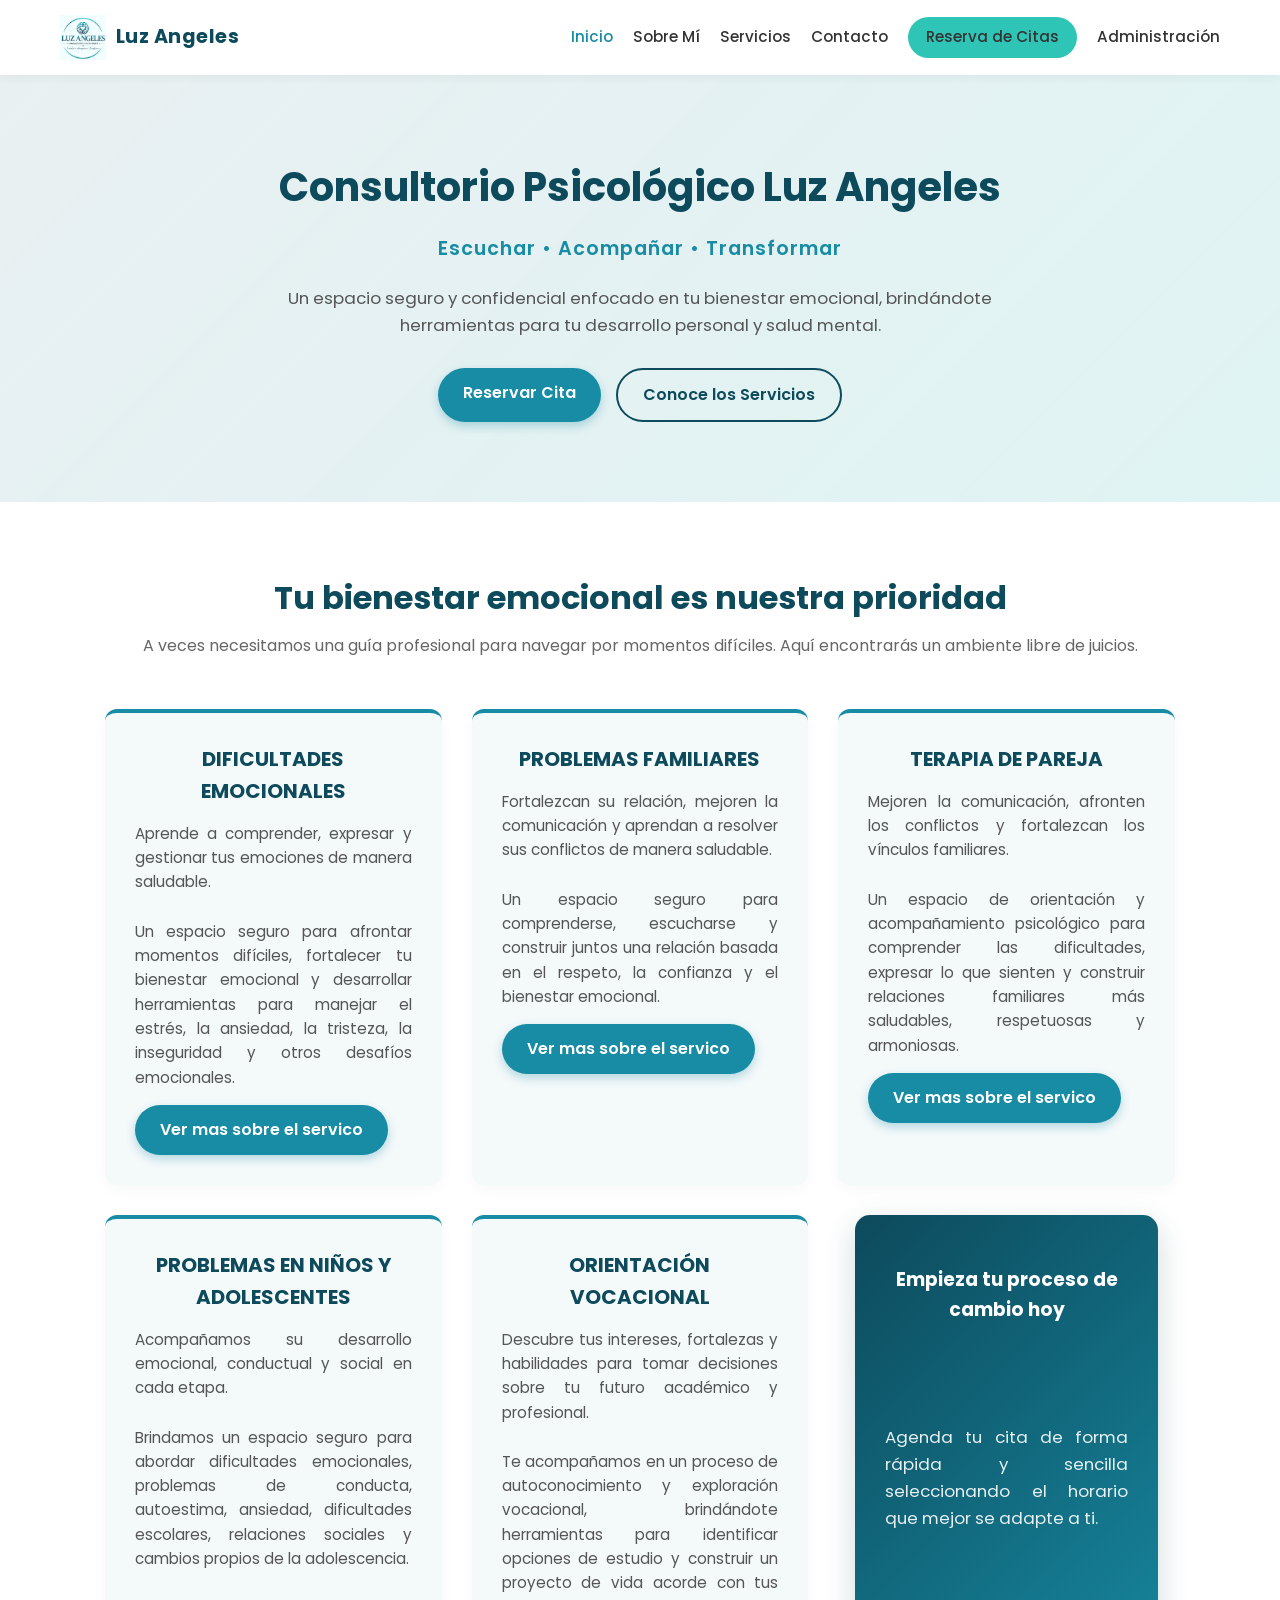
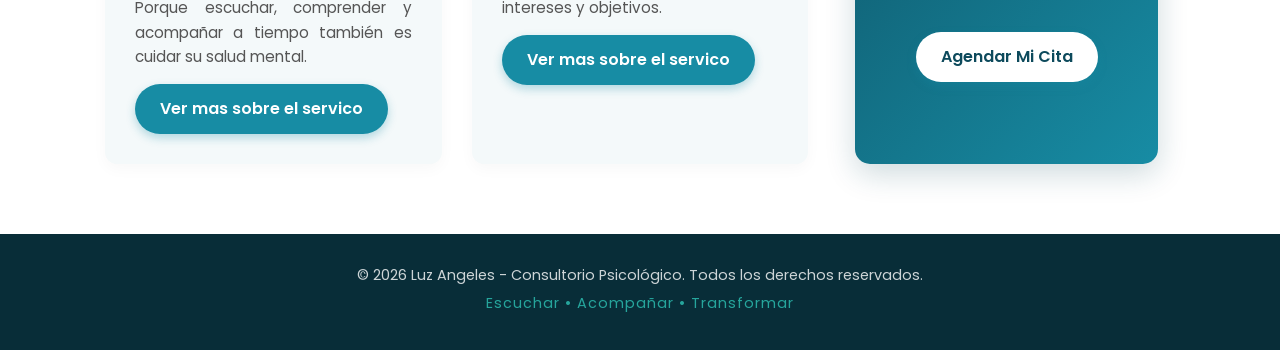
<file: index.html>
<!DOCTYPE html>
<html lang="es">
<head>
    <meta charset="UTF-8">
    <meta name="viewport" content="width=device-width, initial-scale=1.0">
    <title>Luz Angeles | Consultorio Psicológico</title>
    <!-- Enlaces directos a los archivos CSS en la raíz -->
    <link rel="stylesheet" href="estilos.css">
    <link rel="stylesheet" href="reserva.css">
    <!-- Fuente de Google Fonts para un diseño moderno -->
    <link href="https://fonts.googleapis.com/css2?family=Poppins:wght@300;400;500;600;700&display=swap" rel="stylesheet">
</head>
<body>

    <!-- BARRA DE NAVEGACIÓN -->
    <header class="header">
        <div class="nav-container">
            <a href="index.html" class="logo-container">
                <img src="perfil.jpg.png" alt="Logo Luz Angeles" class="logo-img">
                <span class="logo-text">Luz Angeles</span>
            </a>
            <nav class="nav-menu" id="navMenu">
                <a href="index.html" class="active">Inicio</a>
                <a href="sobre-mi.html">Sobre Mí</a>
                <a href="servicios.html">Servicios</a>
                <a href="contacto.html">Contacto</a>
                <a href="reservar.html" class="btn-reserva-nav">Reserva de Citas</a>
                <a href="login.html">Administración</a>
            </nav>
            <div class="menu-toggle" id="menuToggle">
                <span></span>
                <span></span>
                <span></span>
            </div>
        </div>
    </header>

    <!-- SECCIÓN HERO (PRINCIPAL) -->
    <section class="hero">
        <div class="hero-content">
            <h1>Consultorio Psicológico Luz Angeles</h1>
            <p class="slogan">Escuchar • Acompañar • Transformar</p>
            <p class="hero-description">Un espacio seguro y confidencial enfocado en tu bienestar emocional, brindándote herramientas para tu desarrollo personal y salud mental.</p>
            <div class="hero-buttons">
                <a href="reservar.html" class="btn-primary">Reservar Cita</a>
                <a href="servicios.html" class="btn-secondary">Conoce los Servicios</a>
            </div>
        </div>
    </section>

    <!-- SECCIÓN DE PRESENTACIÓN / FILOSOFÍA -->
    <section class="about-preview">
        <div class="container">
            <h2>Tu bienestar emocional es nuestra prioridad</h2>
            <p class="subtitle">A veces necesitamos una guía profesional para navegar por momentos difíciles. Aquí encontrarás un ambiente libre de juicios.</p>
            
            <div class="cards-grid">
                <div class="card">
                    <h3 style="text-align: center;">DIFICULTADES EMOCIONALES</h3>
                    <p style="text-align: justify; margin-bottom: 25px;">Aprende a comprender, expresar y gestionar tus emociones de manera saludable.</p>
                    <p style="text-align: justify; margin: 15px 0;">Un espacio seguro para afrontar momentos difíciles, fortalecer tu bienestar emocional y desarrollar herramientas para manejar el estrés, la ansiedad, la tristeza, la inseguridad y otros desafíos emocionales.</p>
                    <a href="servicios.html" class="btn-primary">Ver mas sobre el servico</a>
                </div>
                <div class="card">
                    <h3 style="text-align: center;">PROBLEMAS FAMILIARES</h3>
                    <p style="text-align: justify; margin-bottom: 25px;">Fortalezcan su relación, mejoren la comunicación y aprendan a resolver sus conflictos de manera saludable.</p>
                    <p style="text-align: justify; margin: 15px 0;">Un espacio seguro para comprenderse, escucharse y construir juntos una relación basada en el respeto, la confianza y el bienestar emocional.</p>
                    <a href="servicios.html" class="btn-primary">Ver mas sobre el servico</a>
                </div>
                <div class="card">
                    <h3 style="text-align: center;">TERAPIA DE PAREJA</h3>
                    <p style="text-align: justify; margin-bottom: 25px;">Mejoren la comunicación, afronten los conflictos y fortalezcan los vínculos familiares.</p>
                    <p style="text-align: justify; margin: 15px 0;">Un espacio de orientación y acompañamiento psicológico para comprender las dificultades, expresar lo que sienten y construir relaciones familiares más saludables, respetuosas y armoniosas.</p>
                    <a href="servicios.html" class="btn-primary">Ver mas sobre el servico</a>
                </div>
                <div class="card">
                    <h3 style="text-align: center;">PROBLEMAS EN NIÑOS Y ADOLESCENTES</h3>
                    <p style="text-align: justify; margin-bottom: 25px;">Acompañamos su desarrollo emocional, conductual y social en cada etapa.</p>
                    <p style="text-align: justify; margin-bottom: 25px;">Brindamos un espacio seguro para abordar dificultades emocionales, problemas de conducta, autoestima, ansiedad, dificultades escolares, relaciones sociales y cambios propios de la adolescencia.</p>
                    <p style="text-align: justify; margin: 15px 0;">Porque escuchar, comprender y acompañar a tiempo también es cuidar su salud mental.</p>
                    <a href="servicios.html" class="btn-primary">Ver mas sobre el servico</a>
                </div>
                <div class="card">
                    <h3 style="text-align: center;">ORIENTACIÓN VOCACIONAL</h3>
                    <p style="text-align: justify; margin-bottom: 25px;">Descubre tus intereses, fortalezas y habilidades para tomar decisiones sobre tu futuro académico y profesional.</p>
                    <p style="text-align: justify; margin: 15px 0;">Te acompañamos en un proceso de autoconocimiento y exploración vocacional, brindándote herramientas para identificar opciones de estudio y construir un proyecto de vida acorde con tus intereses y objetivos.</p>
                    <a href="servicios.html" class="btn-primary">Ver mas sobre el servico</a>
                </div>
                <div class="container cta-box">
                    <h3 style="text-align: center;">Empieza tu proceso de cambio hoy</h3>
                    <p style="text-align: justify; margin: 100px 0;">Agenda tu cita de forma rápida y sencilla seleccionando el horario que mejor se adapte a ti.</p>
                    <a href="reservar.html" class="btn-primary">Agendar Mi Cita</a>
                </div>
            </div>
        </div>
    </section>

    <!-- PIE DE PÁGINA -->
    <footer class="footer">
        <div class="container footer-content">
            <p>&copy; 2026 Luz Angeles - Consultorio Psicológico. Todos los derechos reservados.</p>
            <p class="footer-slogan">Escuchar • Acompañar • Transformar</p>
        </div>
    </footer>

    <!-- Archivos JavaScript en la raíz -->
    <script src="main.js"></script>
    <script src="reserva.js"></script>
</body>
</html>
</file>
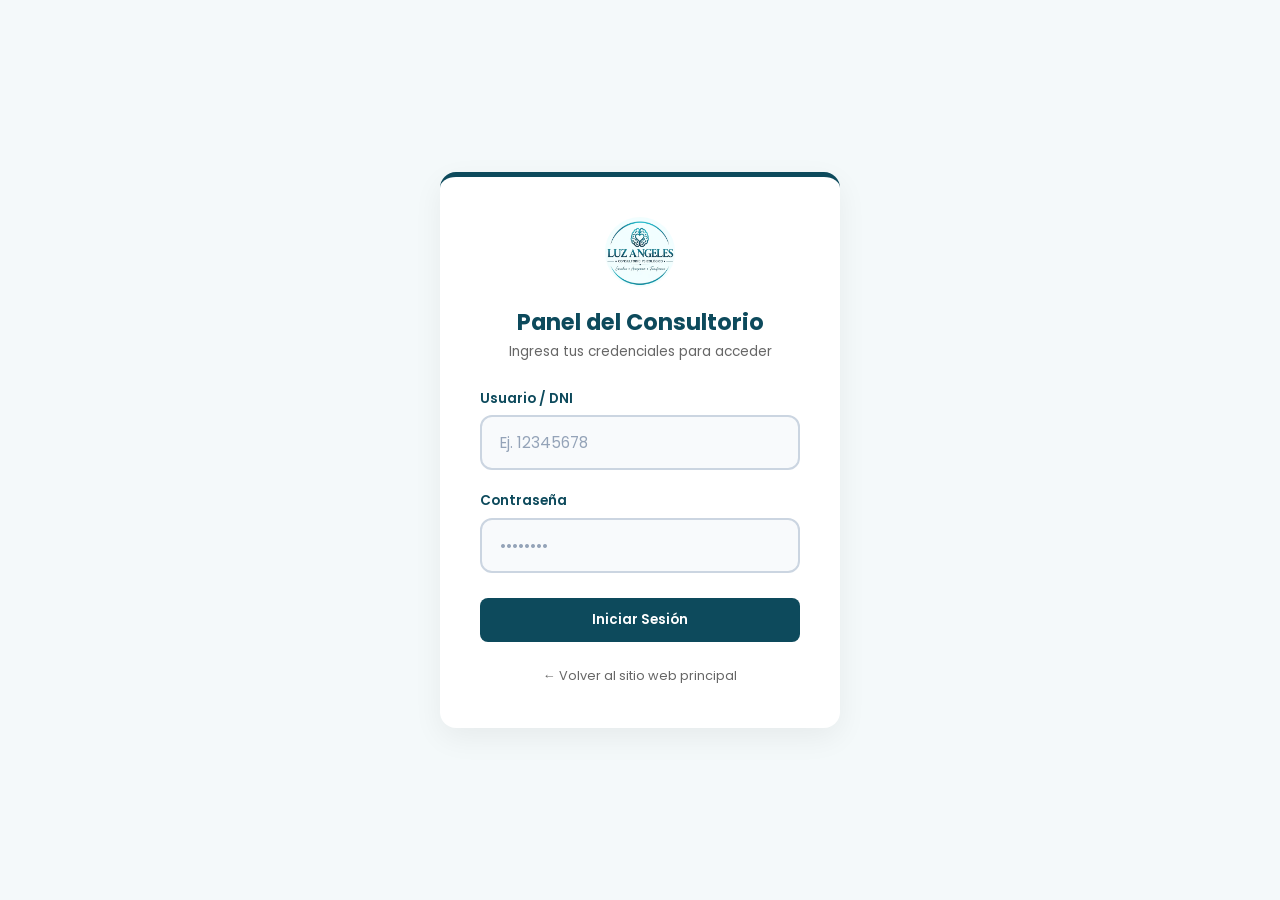
<file: admin.html>
<!DOCTYPE html>
<html lang="es">
<head>
    <meta charset="UTF-8">
    <meta name="viewport" content="width=device-width, initial-scale=1.0">
    <title>Panel de Administración | Luz Angeles</title>
    <link rel="stylesheet" href="estilos.css">
    <link rel="stylesheet" href="reserva.css">
    <link href="https://fonts.googleapis.com/css2?family=Poppins:wght@300;400;500;600;700&display=swap" rel="stylesheet">
    <link rel="stylesheet" href="https://cdnjs.cloudflare.com/ajax/libs/font-awesome/6.4.0/css/all.min.css">
</head>
<body style="background-color: var(--light-bg);">

    <!-- HEADER DE ADMINISTRACIÓN -->
    <header class="header">
        <div class="nav-container">
            <a href="index.html" class="logo-container">
                <img src="perfil.jpg.png" alt="Logo Luz Angeles" class="logo-img">
                <span class="logo-text">Panel Admin</span>
            </a>
            <nav class="nav-menu">
                <a href="index.html" target="_blank">Ver Sitio Web</a>
                <a href="#" onclick="cerrarSesion()" style="color: #d9534f; font-weight: 600;">Cerrar Sesión</a>
            </nav>
        </div>
    </header>

    <!-- CONTENIDO PRINCIPAL DEL PANEL -->
    <section class="container" style="padding: 50px 20px; max-width: 1200px;">
        <div class="reserva-header" style="text-align: left; margin-bottom: 30px;">
            <h2>Gestión de Citas Médicas</h2>
            <p class="subtitle">Aquí puedes visualizar las solicitudes de los pacientes, confirmar citas, agregarlas a Google Calendar o enviar notificaciones.</p>
        </div>

        <!-- TABLA DE CITAS -->
        <div style="background: var(--white); padding: 25px; border-radius: 16px; box-shadow: 0 10px 30px rgba(0,0,0,0.04); overflow-x: auto;">
            <table style="width: 100%; border-collapse: collapse; text-align: left; font-size: 0.9rem;">
                <thead>
                    <tr style="border-bottom: 2px solid #eee; color: var(--primary-color);">
                        <th style="padding: 12px;">Paciente</th>
                        <th style="padding: 12px;">Terapia</th>
                        <th style="padding: 12px;">Fecha y Hora</th>
                        <th style="padding: 12px;">Contacto / Teléfono</th>
                        <th style="padding: 12px;">Motivo / Mensaje</th>
                        <th style="padding: 12px;">Nro. Operación</th>
                        <th style="padding: 12px;">Estado</th>
                        <th style="padding: 12px; text-align: center;">Acciones</th>
                    </tr>
                </thead>
                <tbody id="tablaCitasBody">
                    <!-- Las citas se inyectarán dinámicamente aquí mediante JavaScript -->
                </tbody>
            </table>
            
            <div id="sinCitas" style="text-align: center; padding: 40px; color: #777; display: none;">
                No hay citas registradas por el momento. ¡Prueba haciendo una reserva desde la web!
            </div>
        </div>
    </section>

    <!-- SCRIPT DE ADMINISTRACIÓN -->
    <script src="admin.js"></script>
</body>
</html>
</file>
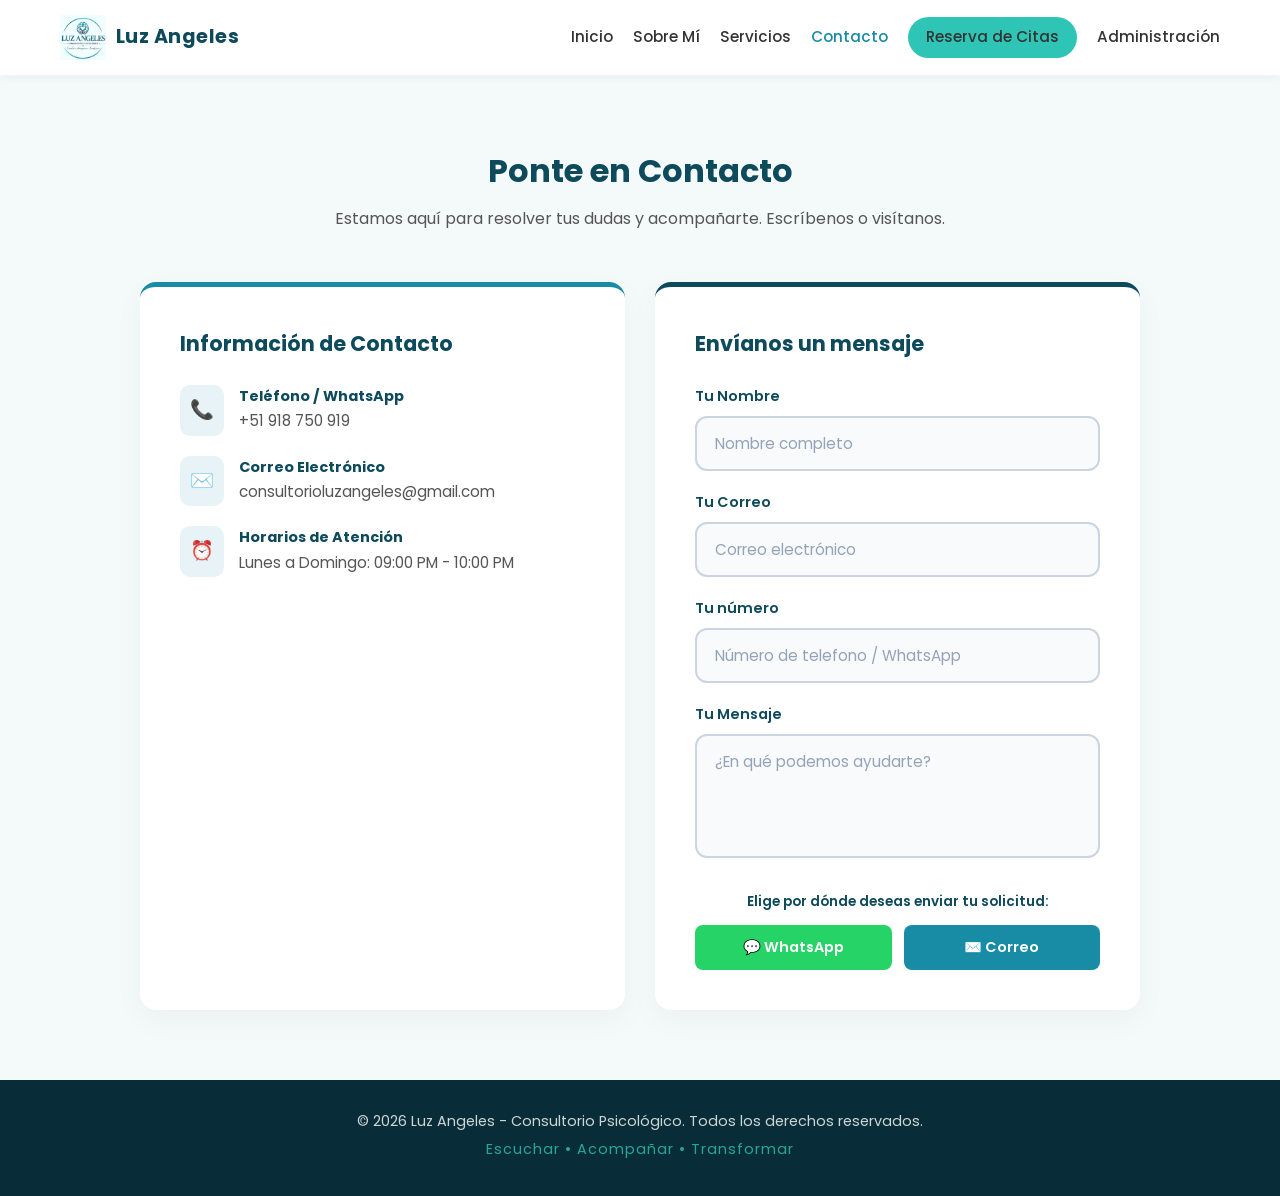
<file: contacto.html>
<!DOCTYPE html>
<html lang="es">
<head>
    <meta charset="UTF-8">
    <meta name="viewport" content="width=device-width, initial-scale=1.0">
    <title>Luz Angeles | Consultorio Psicológico</title>
    <!-- Enlaces directos a los archivos CSS en la raíz -->
    <link rel="stylesheet" href="estilos.css">
    <link rel="stylesheet" href="reserva.css">
    <!-- Fuente de Google Fonts para un diseño moderno -->
    <link href="https://fonts.googleapis.com/css2?family=Poppins:wght@300;400;500;600;700&display=swap" rel="stylesheet">
</head>
<body>

    <!-- BARRA DE NAVEGACIÓN -->
    <header class="header">
        <div class="nav-container">
            <a href="index.html" class="logo-container">
                <img src="perfil.jpg.png" alt="Logo Luz Angeles" class="logo-img">
                <span class="logo-text">Luz Angeles</span>
            </a>
            <nav class="nav-menu" id="navMenu">
                <a href="index.html">Inicio</a>
                <a href="sobre-mi.html">Sobre Mí</a>
                <a href="servicios.html">Servicios</a>
                <a href="contacto.html" class="active">Contacto</a>
                <a href="reservar.html" class="btn-reserva-nav">Reserva de Citas</a>
                <a href="login.html">Administración</a>
            </nav>
            <div class="menu-toggle" id="menuToggle">
                <span></span>
                <span></span>
                <span></span>
            </div>
        </div>
    </header>

    <!-- SECCIÓN DE CONTACTO -->
    <section class="about-preview" style="padding: 70px 20px; background-color: var(--light-bg);">
        <div class="container">
            <div class="reserva-header">
                <h2>Ponte en Contacto</h2>
                <p class="subtitle">Estamos aquí para resolver tus dudas y acompañarte. Escríbenos o visítanos.</p>
            </div>
            
            <div style="display: grid; grid-template-columns: repeat(auto-fit, minmax(320px, 1fr)); gap: 30px; max-width: 1000px; margin: 0 auto; text-align: left;">
                
                <!-- Tarjeta de Información -->
                <div style="background-color: var(--white); padding: 40px; border-radius: 16px; box-shadow: 0 10px 30px rgba(0,0,0,0.04); border-top: 5px solid var(--secondary-color);">
                    <h3 style="color: var(--primary-color); margin-bottom: 25px; font-size: 1.3rem;">Información de Contacto</h3>
                    
                    <div style="display: flex; gap: 15px; margin-bottom: 20px; align-items: flex-start;">
                        <span style="font-size: 1.2rem; background: rgba(23, 140, 164, 0.1); padding: 10px; border-radius: 10px;">📞</span>
                        <div>
                            <strong style="display: block; color: var(--primary-color); font-size: 0.9rem;">Teléfono / WhatsApp</strong>
                            <span style="color: #555; font-size: 0.95rem;">+51 918 750 919</span>
                        </div>
                    </div>

                    <div style="display: flex; gap: 15px; margin-bottom: 20px; align-items: flex-start;">
                        <span style="font-size: 1.2rem; background: rgba(23, 140, 164, 0.1); padding: 10px; border-radius: 10px;">✉️</span>
                        <div>
                            <strong style="display: block; color: var(--primary-color); font-size: 0.9rem;">Correo Electrónico</strong>
                            <span style="color: #555; font-size: 0.95rem;">consultorioluzangeles@gmail.com</span>
                        </div>
                    </div>

                    <div style="display: flex; gap: 15px; align-items: flex-start;">
                        <span style="font-size: 1.2rem; background: rgba(23, 140, 164, 0.1); padding: 10px; border-radius: 10px;">⏰</span>
                        <div>
                            <strong style="display: block; color: var(--primary-color); font-size: 0.9rem;">Horarios de Atención</strong>
                            <span style="color: #555; font-size: 0.95rem;">Lunes a Domingo: 09:00 PM - 10:00 PM</span>
                        </div>
                    </div>
                </div>

                <!-- Tarjeta de Formulario con Selección de Medio -->
                <div style="background-color: var(--white); padding: 40px; border-radius: 16px; box-shadow: 0 10px 30px rgba(0,0,0,0.04); border-top: 5px solid var(--primary-color);">
                    <h3 style="color: var(--primary-color); margin-bottom: 25px; font-size: 1.3rem;">Envíanos un mensaje</h3>
                    
                    <form id="formContacto">
                        <div class="form-group" style="margin-bottom: 20px;">
                            <label for="nombreContacto" style="display: block; font-size: 0.9rem; font-weight: 600; color: var(--primary-color); margin-bottom: 8px;">Tu Nombre</label>
                            <input type="text" id="nombreContacto" placeholder="Nombre completo" class="form-control" required>
                        </div>

                        <div class="form-group" style="margin-bottom: 20px;">
                            <label for="correoContacto" style="display: block; font-size: 0.9rem; font-weight: 600; color: var(--primary-color); margin-bottom: 8px;">Tu Correo</label>
                            <input type="email" id="correoContacto" placeholder="Correo electrónico" class="form-control" required>
                        </div>

                        <div class="form-group" style="margin-bottom: 20px;">
                            <label for="numeroContacto" style="display: block; font-size: 0.9rem; font-weight: 600; color: var(--primary-color); margin-bottom: 8px;">Tu número</label>
                            <input type="text" id="numeroContacto" placeholder="Número de telefono / WhatsApp" class="form-control" required>
                        </div>

                        <div class="form-group" style="margin-bottom: 25px;">
                            <label for="mensajeContacto" style="display: block; font-size: 0.9rem; font-weight: 600; color: var(--primary-color); margin-bottom: 8px;">Tu Mensaje</label>
                            <textarea id="mensajeContacto" placeholder="¿En qué podemos ayudarte?" class="form-control" rows="4" required style="resize: none;"></textarea>
                        </div>

                        <!-- Botones de elección de medio -->
                        <p style="font-size: 0.85rem; font-weight: 600; color: var(--primary-color); margin-bottom: 12px; text-align: center;">Elige por dónde deseas enviar tu solicitud:</p>
                        
                        <div style="display: grid; grid-template-columns: 1fr 1fr; gap: 12px;">
                            <button type="button" onclick="enviarPorWhatsApp()" style="background-color: #25d366; color: white; border: none; padding: 12px; border-radius: 8px; font-family: 'Poppins', sans-serif; font-weight: 600; font-size: 0.9rem; cursor: pointer; display: flex; align-items: center; justify-content: center; gap: 8px; transition: opacity 0.3s;">
                                💬 WhatsApp
                            </button>
                            
                            <button type="button" onclick="enviarPorCorreo(event)" style="background-color: var(--secondary-color); color: white; border: none; padding: 12px; border-radius: 8px; font-family: 'Poppins', sans-serif; font-weight: 600; font-size: 0.9rem; cursor: pointer; display: flex; align-items: center; justify-content: center; gap: 8px; transition: opacity 0.3s;">
                                ✉️ Correo
                            </button>
                        </div>
                    </form>
                </div>

            </div>
        </div>
    </section>

    <!-- Script para procesar el envío según el botón elegido -->
    <script>
    function enviarPorWhatsApp() {
        const nombre = document.getElementById('nombreContacto').value.trim();
        const correo = document.getElementById('correoContacto').value.trim();
        const numero = document.getElementById('numeroContacto').value.trim();
        const mensaje = document.getElementById('mensajeContacto').value.trim();

        if (!nombre || !correo || !numero || !mensaje) {
            alert('Por favor, completa todos los campos antes de enviar.');
            return;
        }

        const numeroWhatsApp = "51918750919"; 
        const texto = `Hola, te escribo desde la web. Mi nombre es *${nombre}*.\nMi correo es: ${correo}\n\nMi número es: ${numero}\n\nMensaje:\n${mensaje}`;
        
        const url = `https://wa.me/${numeroWhatsApp}?text=${encodeURIComponent(texto)}`;
        window.open(url, '_blank');
    }

    function enviarPorCorreo(event) {
        if (event) event.preventDefault(); // Evita comportamientos extraños del formulario

        // CORREGIDO: Ahora lee los IDs correctos de esta sección de contacto
        const nombre = document.getElementById('nombreContacto').value.trim();
        const correo = document.getElementById('correoContacto').value.trim();
        const numero = document.getElementById('numeroContacto').value.trim();
        const mensaje = document.getElementById('mensajeContacto').value.trim();

        if (!nombre || !correo || !numero || !mensaje) {
            alert('Por favor, completa todos los campos antes de enviar.');
            return;
        }

        const destinatario = "consultorioluzangeles@gmail.com"; 
        const asunto = `Nuevo mensaje de contacto de ${nombre}`;
        const cuerpo = `Hola, te escribo desde la web de Luz Angeles.\n\nNombre: ${nombre}\nCorreo: ${correo}\nTeléfono: ${numero}\n\nMensaje:\n${mensaje}`;

        const urlGmail = `https://mail.google.com/mail/?view=cm&fs=1&to=${destinatario}&su=${encodeURIComponent(asunto)}&body=${encodeURIComponent(cuerpo)}`;
        
        window.open(urlGmail, '_blank');
    }
    </script>

    <!-- PIE DE PÁGINA -->
    <footer class="footer">
        <div class="container footer-content">
            <p>&copy; 2026 Luz Angeles - Consultorio Psicológico. Todos los derechos reservados.</p>
            <p class="footer-slogan">Escuchar • Acompañar • Transformar</p>
        </div>
    </footer>

    <script src="main.js"></script>
</body>
</html>
</file>
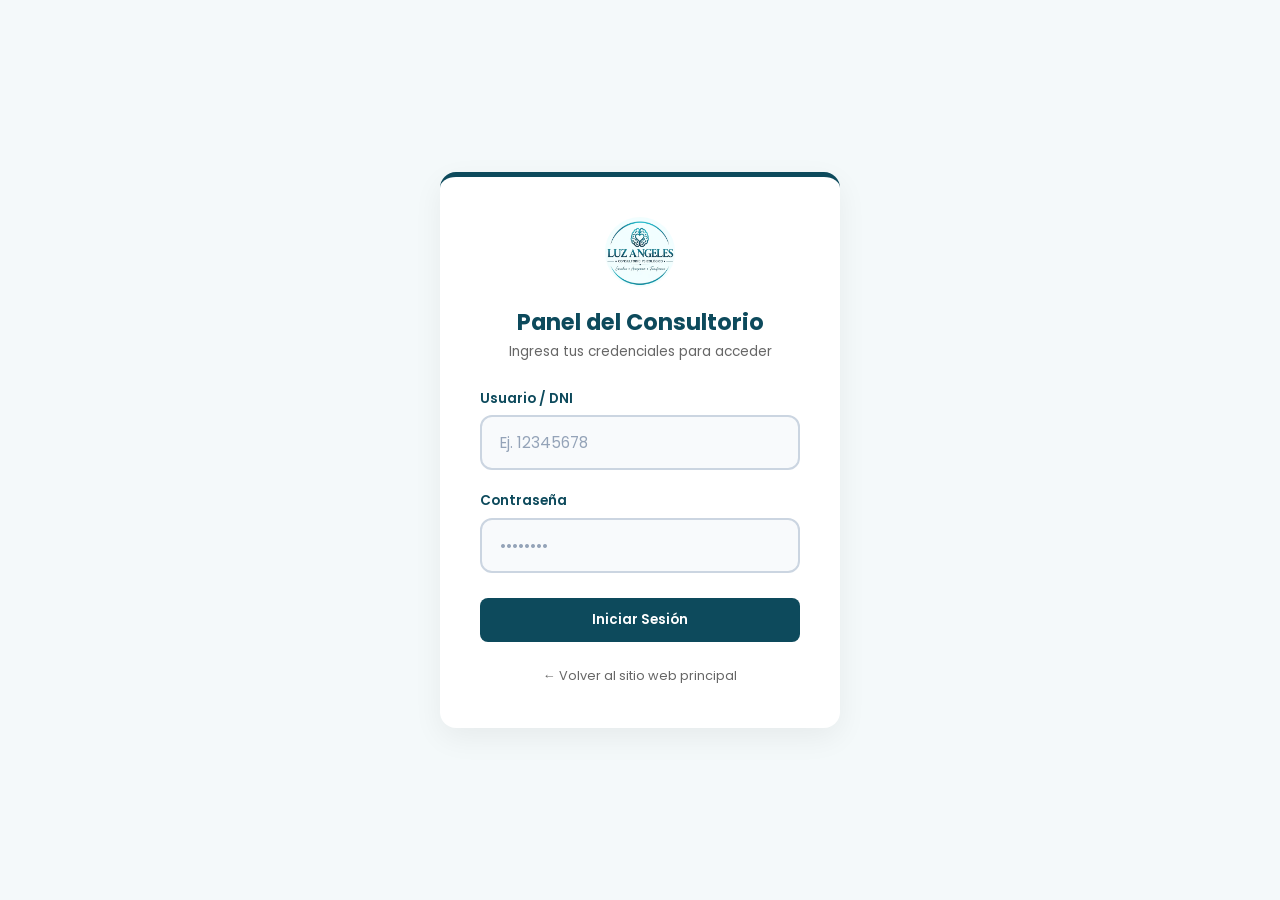
<file: login.html>
<!DOCTYPE html>
<html lang="es">
<head>
    <meta charset="UTF-8">
    <meta name="viewport" content="width=device-width, initial-scale=1.0">
    <title>Acceso Admin | Luz Angeles</title>
    <link rel="stylesheet" href="estilos.css">
    <link rel="stylesheet" href="reserva.css">
    <link href="https://fonts.googleapis.com/css2?family=Poppins:wght@300;400;500;600;700&display=swap" rel="stylesheet">
</head>
<body style="background-color: var(--light-bg); display: flex; align-items: center; justify-content: center; height: 100vh; margin: 0;">

    <div style="background: var(--white); padding: 40px; border-radius: 16px; box-shadow: 0 10px 30px rgba(0,0,0,0.06); width: 100%; max-width: 400px; border-top: 5px solid var(--primary-color);">
        <div style="text-align: center; margin-bottom: 25px;">
            <img src="perfil.jpg.png" alt="Logo" style="width: 70px; height: 70px; border-radius: 50%; object-fit: cover; margin-bottom: 10px;">
            <h2 style="color: var(--primary-color); font-size: 1.4rem;">Panel del Consultorio</h2>
            <p style="color: #666; font-size: 0.85rem;">Ingresa tus credenciales para acceder</p>
        </div>

        <form id="formLogin">
            <div style="margin-bottom: 20px;">
                <label style="display: block; font-size: 0.85rem; font-weight: 600; color: var(--primary-color); margin-bottom: 6px;">Usuario / DNI</label>
                <input type="text" id="usuario" placeholder="Ej. 12345678" class="form-control" required style="width: 100%; padding: 12px; border: 1px solid #ddd; border-radius: 8px;">
            </div>

            <div style="margin-bottom: 25px;">
                <label style="display: block; font-size: 0.85rem; font-weight: 600; color: var(--primary-color); margin-bottom: 6px;">Contraseña</label>
                <input type="password" id="password" placeholder="••••••••" class="form-control" required style="width: 100%; padding: 12px; border: 1px solid #ddd; border-radius: 8px;">
            </div>

            <button type="submit" style="width: 100%; background: var(--primary-color); color: white; border: none; padding: 12px; border-radius: 8px; font-family: 'Poppins', sans-serif; font-weight: 600; cursor: pointer; transition: background 0.3s;">
                Iniciar Sesión
            </button>
        </form>
        
        <div style="text-align: center; margin-top: 20px;">
            <a href="index.html" style="color: #666; font-size: 0.8rem; text-decoration: none;">← Volver al sitio web principal</a>
        </div>
    </div>

    <script>
        document.getElementById('formLogin').addEventListener('submit', function(e) {
            e.preventDefault();
            const user = document.getElementById('usuario').value.trim();
            const pass = document.getElementById('password').value.trim();

            if (user === "12345678" && pass === "12345678") {
                // Guardamos una bandera de sesión en el navegador
                localStorage.setItem("sesionActiva", "true");
                // Redirigimos al panel de administración
                window.location.href = "admin.html";
            } else {
                alert("Usuario o contraseña incorrectos. Usa 12345678 para ambas casillas.");
            }
        });
    </script>
</body>
</html>
</file>
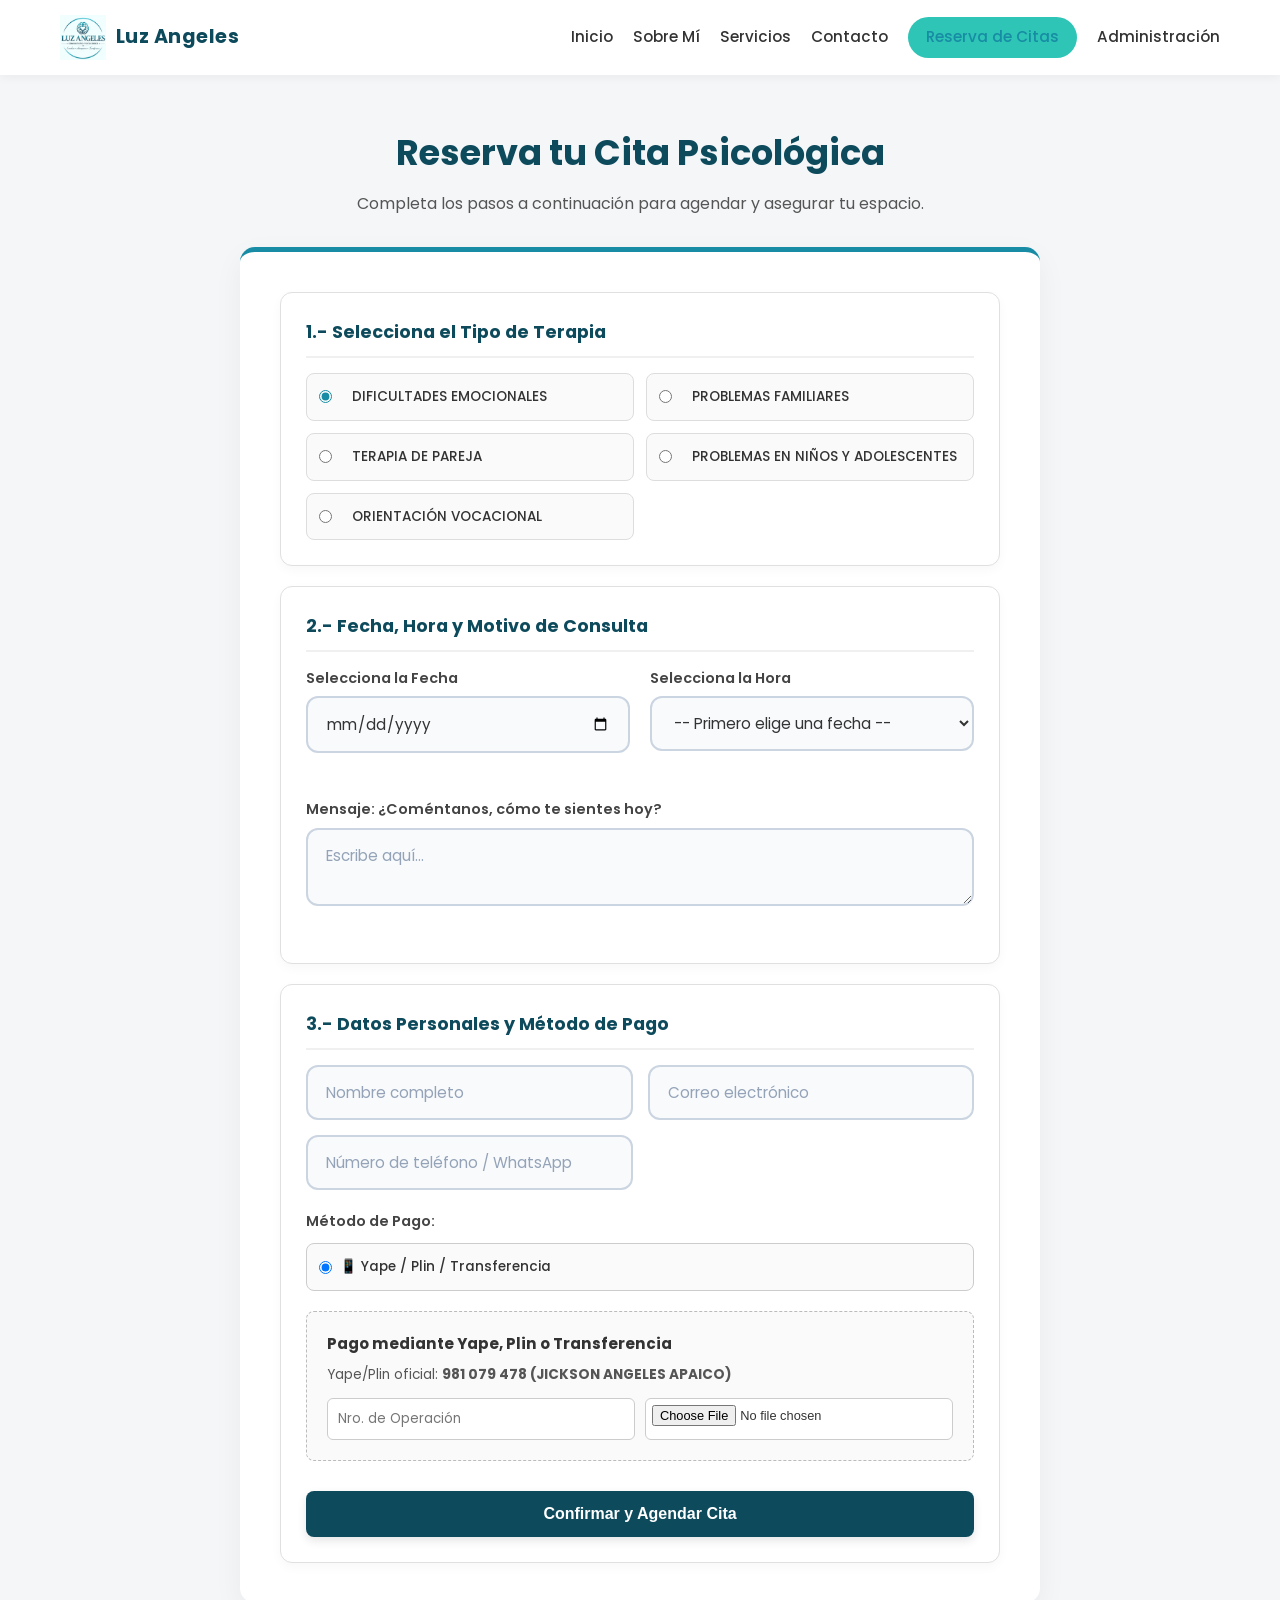
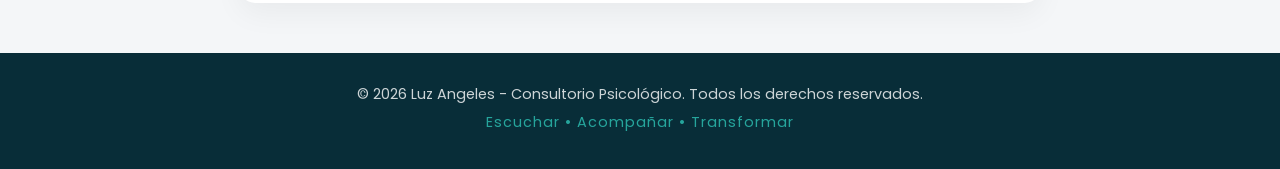
<file: reservar.html>
<!DOCTYPE html>
<html lang="es">
<head>
    <meta charset="UTF-8">
    <meta name="viewport" content="width=device-width, initial-scale=1.0">
    <title>Reserva de Citas | Luz Angeles</title>
    <link rel="stylesheet" href="estilos.css">
    <link rel="stylesheet" href="reserva.css">
    <link href="https://fonts.googleapis.com/css2?family=Poppins:wght@300;400;500;600;700&display=swap" rel="stylesheet">
</head>
<body>

    <!-- BARRA DE NAVEGACIÓN -->
    <header class="header">
        <div class="nav-container">
            <a href="index.html" class="logo-container">
                <img src="perfil.jpg.png" alt="Logo Luz Angeles" class="logo-img">
                <span class="logo-text">Luz Angeles</span>
            </a>
            <nav class="nav-menu" id="navMenu">
                <a href="index.html">Inicio</a>
                <a href="sobre-mi.html">Sobre Mí</a>
                <a href="servicios.html">Servicios</a>
                <a href="contacto.html">Contacto</a>
                <a href="class=" class="btn-reserva-nav active">Reserva de Citas</a>
                <a href="login.html">Administración</a>
            </nav>
            <div class="menu-toggle" id="menuToggle">
                <span></span>
                <span></span>
                <span></span>
            </div>
        </div>
    </header>

    <!-- SECCIÓN DE RESERVAS ESTILO PASOS -->
    <main class="reserva-section" style="padding: 50px 20px; background-color: #f4f6f8;">
        <div class="container" style="max-width: 850px; margin: 0 auto;">
            
            <div class="reserva-header" style="text-align: center; margin-bottom: 30px;">
                <h1 style="color: var(--primary-color); font-size: 2.2rem; margin-bottom: 10px;">Reserva tu Cita Psicológica</h1>
                <p style="color: #555; font-size: 1rem;">Completa los pasos a continuación para agendar y asegurar tu espacio.</p>
            </div>

            <!-- CONTENEDOR GENERAL -->
            <div class="reserva-wrapper" style="display: flex; flex-direction: column; gap: 20px;">
                
                <form class="reserva-form" id="formReserva" style="display: flex; flex-direction: column; gap: 20px;">
                    
                    <!-- PASO 1: Tipo de Terapia -->
                    <div class="paso-card" style="background: #fff; padding: 25px; border-radius: 12px; box-shadow: 0 4px 12px rgba(0,0,0,0.03); border: 1px solid #e0e0e0;">
                        <h3 style="color: var(--primary-color); font-size: 1.1rem; margin-bottom: 15px; border-bottom: 2px solid #f0f0f0; padding-bottom: 10px;">1.- Selecciona el Tipo de Terapia</h3>
                        
                        <div class="tipo-terapia-grid" style="display: grid; grid-template-columns: repeat(auto-fit, minmax(220px, 1fr)); gap: 12px;">
                            <label class="radio-card" style="display: flex; align-items: center; background: #fafafa; padding: 12px; border-radius: 8px; border: 1px solid #ddd; cursor: pointer;">
                                <input type="radio" name="tipoTerapia" value="Emocionales" checked style="margin-right: 10px;">
                                <span style="font-size: 0.85rem; font-weight: 500; color: #333;">DIFICULTADES EMOCIONALES</span>
                            </label>
                            <label class="radio-card" style="display: flex; align-items: center; background: #fafafa; padding: 12px; border-radius: 8px; border: 1px solid #ddd; cursor: pointer;">
                                <input type="radio" name="tipoTerapia" value="Familiares" style="margin-right: 10px;">
                                <span style="font-size: 0.85rem; font-weight: 500; color: #333;">PROBLEMAS FAMILIARES</span>
                            </label>
                            <label class="radio-card" style="display: flex; align-items: center; background: #fafafa; padding: 12px; border-radius: 8px; border: 1px solid #ddd; cursor: pointer;">
                                <input type="radio" name="tipoTerapia" value="Pareja" style="margin-right: 10px;">
                                <span style="font-size: 0.85rem; font-weight: 500; color: #333;">TERAPIA DE PAREJA</span>
                            </label>
                            <label class="radio-card" style="display: flex; align-items: center; background: #fafafa; padding: 12px; border-radius: 8px; border: 1px solid #ddd; cursor: pointer;">
                                <input type="radio" name="tipoTerapia" value="Adolecentes" style="margin-right: 10px;">
                                <span style="font-size: 0.85rem; font-weight: 500; color: #333;">PROBLEMAS EN NIÑOS Y ADOLESCENTES</span>
                            </label>
                            <label class="radio-card" style="display: flex; align-items: center; background: #fafafa; padding: 12px; border-radius: 8px; border: 1px solid #ddd; cursor: pointer;">
                                <input type="radio" name="tipoTerapia" value="Vocacional" style="margin-right: 10px;">
                                <span style="font-size: 0.85rem; font-weight: 500; color: #333;">ORIENTACIÓN VOCACIONAL</span>
                            </label>
                        </div>
                    </div>

                    <!-- PASO 2: Fecha, Hora y Mensaje -->
                    <div class="paso-card" style="background: #fff; padding: 25px; border-radius: 12px; box-shadow: 0 4px 12px rgba(0,0,0,0.03); border: 1px solid #e0e0e0;">
                        <h3 style="color: var(--primary-color); font-size: 1.1rem; margin-bottom: 15px; border-bottom: 2px solid #f0f0f0; padding-bottom: 10px;">2.- Fecha, Hora y Motivo de Consulta</h3>
                        
                        <div class="form-grid-2" style="display: grid; grid-template-columns: repeat(auto-fit, minmax(250px, 1fr)); gap: 20px; margin-bottom: 20px;">
                            <div class="form-group">
                                <label for="fechaCita" style="display: block; font-weight: 600; color: #444; margin-bottom: 6px; font-size: 0.9rem;">Selecciona la Fecha</label>
                                <input type="date" id="fechaCita" class="form-control" style="width: 100%; padding: 12px; border-radius: 8px; border: 1px solid #ccc; font-family: 'Poppins', sans-serif;" required>
                            </div>
                            <div class="form-group">
                                <label for="horaCita" style="display: block; font-weight: 600; color: #444; margin-bottom: 6px; font-size: 0.9rem;">Selecciona la Hora</label>
                                <select id="horaCita" class="form-control" style="width: 100%; padding: 12px; border-radius: 8px; border: 1px solid #ccc; font-family: 'Poppins', sans-serif; background: #fff;" required>
                                    <option value="" disabled selected>-- Primero elige una fecha --</option> 
                                    <option value="09:00 AM">09:00 AM</option>
                                    <option value="10:00 AM">10:00 AM</option>
                                    <option value="11:00 AM">11:00 AM</option>
                                    <option value="12:00 PM">12:00 PM</option>
                                    <option value="01:00 PM">01:00 PM</option>
                                    <option value="02:00 PM">02:00 PM</option>
                                    <option value="03:00 PM">03:00 PM</option>
                                    <option value="04:00 PM">04:00 PM</option>
                                    <option value="05:00 PM">05:00 PM</option>
                                    <option value="06:00 PM">06:00 PM</option>
                                    <option value="07:00 PM">07:00 PM</option>
                                    <option value="08:00 PM">08:00 PM</option>
                                    <option value="09:00 PM">09:00 PM</option>
                                    <option value="10:00 PM">10:00 PM</option>
                                </select>
                            </div>
                        </div>

                        <div class="form-group">
                            <label for="comentarios" style="display: block; font-weight: 600; color: #444; margin-bottom: 6px; font-size: 0.9rem;">Mensaje: ¿Coméntanos, cómo te sientes hoy?</label>
                            <textarea id="comentarios" name="comentarios" class="form-control" placeholder="Escribe aquí..." style="width: 100%; padding: 12px; border-radius: 8px; border: 1px solid #ccc; font-family: 'Poppins', sans-serif; resize: vertical; min-height: 70px;"></textarea>
                        </div>
                    </div>

                    <!-- PASO 3: Datos Personales y Método de Pago -->
                    <div class="paso-card" style="background: #fff; padding: 25px; border-radius: 12px; box-shadow: 0 4px 12px rgba(0,0,0,0.03); border: 1px solid #e0e0e0;">
                        <h3 style="color: var(--primary-color); font-size: 1.1rem; margin-bottom: 15px; border-bottom: 2px solid #f0f0f0; padding-bottom: 10px;">3.- Datos Personales y Método de Pago</h3>
                        
                        <div class="form-grid-3" style="display: grid; grid-template-columns: repeat(auto-fit, minmax(220px, 1fr)); gap: 15px; margin-bottom: 20px;">
                            <input type="text" id="nombrePaciente" placeholder="Nombre completo" class="form-control" style="width: 100%; padding: 12px; border-radius: 8px; border: 1px solid #ccc; font-family: 'Poppins', sans-serif;" required>
                            <input type="email" id="correoPaciente" placeholder="Correo electrónico" class="form-control" style="width: 100%; padding: 12px; border-radius: 8px; border: 1px solid #ccc; font-family: 'Poppins', sans-serif;" required>
                            <input type="tel" id="telefonoPaciente" placeholder="Número de teléfono / WhatsApp" class="form-control" style="width: 100%; padding: 12px; border-radius: 8px; border: 1px solid #ccc; font-family: 'Poppins', sans-serif;" required>
                        </div>

                        <!-- Método de Pago Seleccionado -->
                        <div style="margin-bottom: 20px;">
                            <label style="display: block; font-weight: 600; color: #444; margin-bottom: 10px; font-size: 0.9rem;">Método de Pago:</label>
                            <div style="display: grid; grid-template-columns: repeat(auto-fit, minmax(200px, 1fr)); gap: 10px;">
                                <label style="display: flex; align-items: center; padding: 12px; background: #fafafa; border: 1px solid #ccc; border-radius: 8px; cursor: pointer;">
                                    <input type="radio" name="metodoPago" value="yape" checked style="margin-right: 8px;">
                                    <span style="font-size: 0.85rem; font-weight: 500;">📱 Yape / Plin / Transferencia</span>
                                </label>
                            </div>
                        </div>

                        <!-- SECCIÓN DE YAPE (Visible por defecto) -->
                        <div id="seccionYape" style="display: block; background: #fafafa; padding: 20px; border-radius: 8px; border: 1px dashed #bbb; margin-bottom: 20px;">
                            <h4 style="font-size: 0.95rem; color: #333; margin-bottom: 8px;">Pago mediante Yape, Plin o Transferencia</h4>
                            <p style="font-size: 0.85rem; color: #555; margin-bottom: 12px;">Yape/Plin oficial: <strong>981 079 478 (JICKSON ANGELES APAICO)</strong></p>
                            <div style="display: grid; grid-template-columns: 1fr 1fr; gap: 10px;">
                                <input type="text" id="nroOperacion" placeholder="Nro. de Operación" style="width: 100%; padding: 10px; border-radius: 6px; border: 1px solid #ccc; background: #fff; font-family: 'Poppins', sans-serif;" required>
                                <input type="file" id="voucherPago" accept="image/*,application/pdf" style="width: 100%; padding: 6px; border-radius: 6px; border: 1px solid #ccc; background: #fff; font-size: 0.8rem;" required>
                            </div>
                        </div>

                        <button type="submit" class="btn-primary btn-block" style="width: 100%; padding: 14px; font-size: 1rem; font-weight: 600; border-radius: 8px; background: var(--primary-color); color: #fff; border: none; cursor: pointer; box-shadow: 0 4px 10px rgba(0,0,0,0.1);">Confirmar y Agendar Cita</button>
                    </div>

                </form>
            </div>
        </div>
    </main>

    <!-- PIE DE PÁGINA -->
    <footer class="footer">
        <div class="container footer-content">
            <p>&copy; 2026 Luz Angeles - Consultorio Psicológico. Todos los derechos reservados.</p>
            <p class="footer-slogan">Escuchar • Acompañar • Transformar</p>
        </div>
    </footer>

    <script src="main.js"></script>
    <script src="reserva.js"></script>
</body>
</html>
</file>
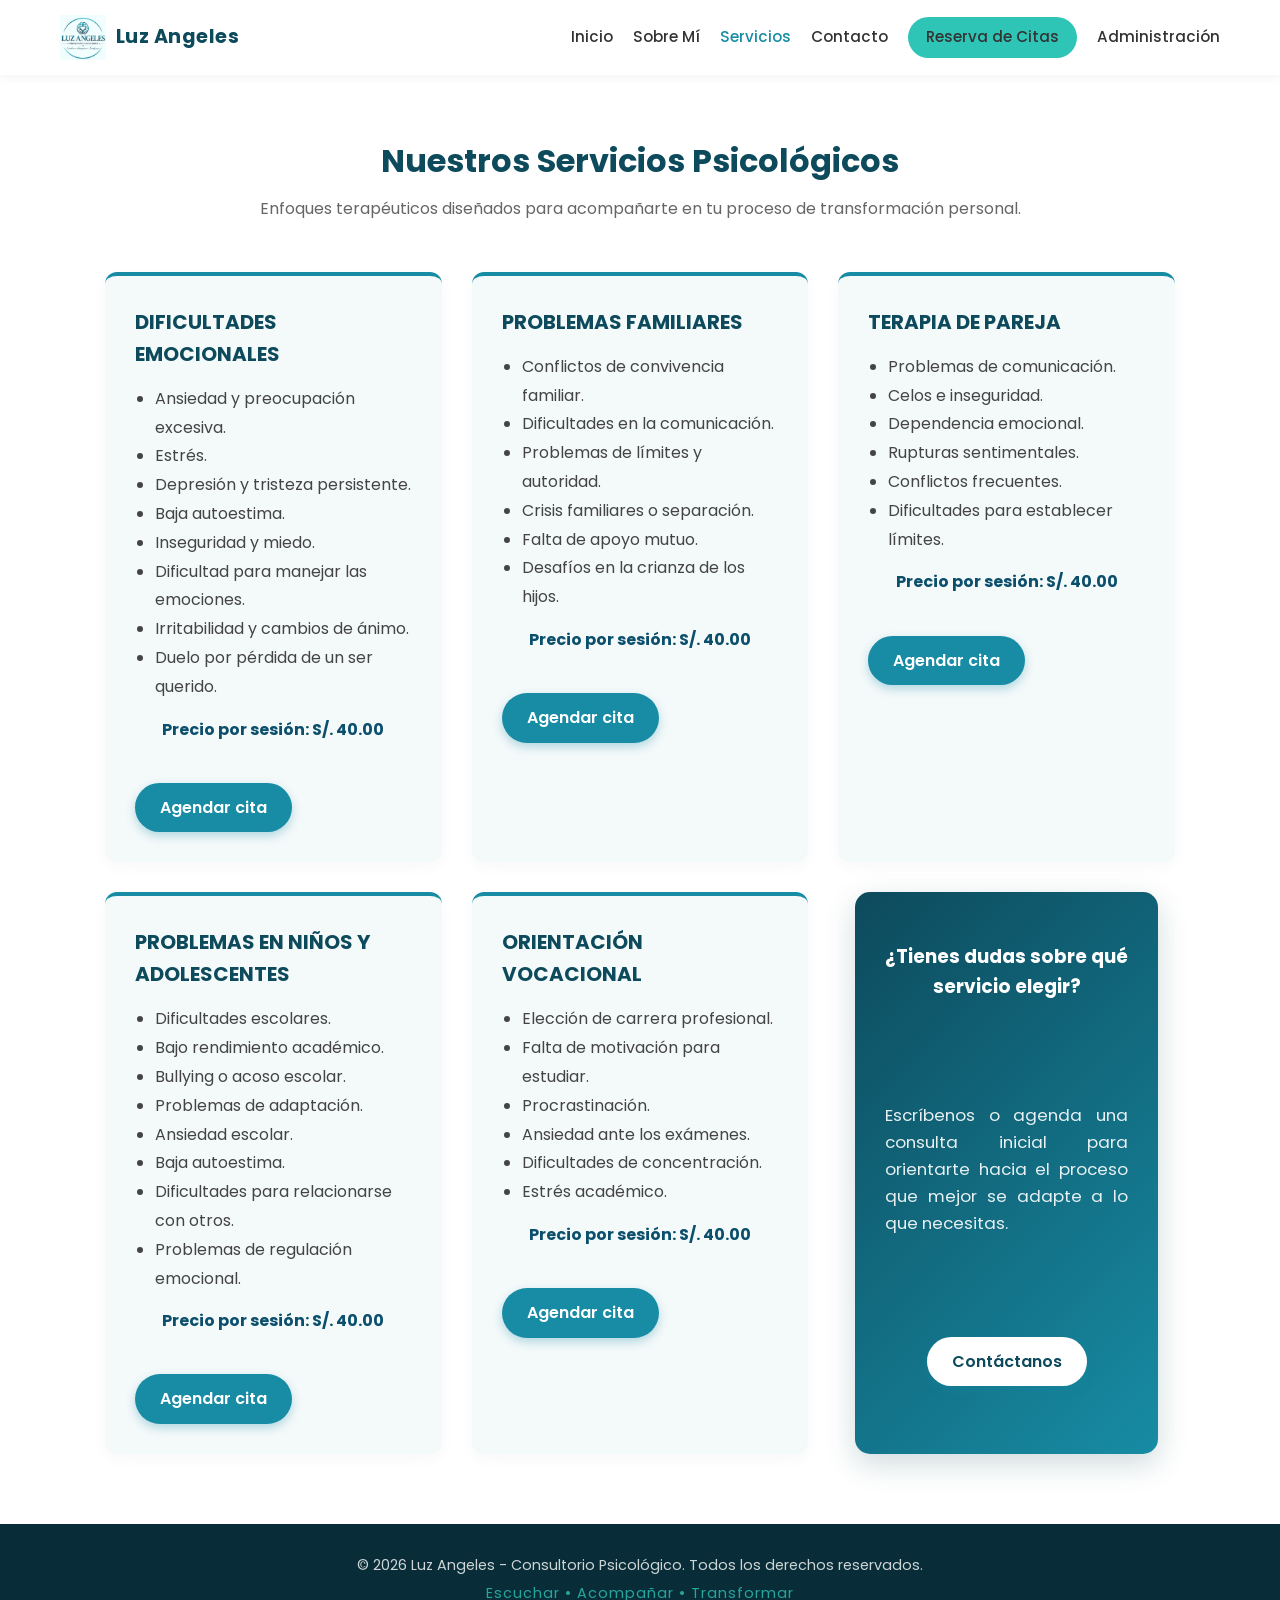
<file: servicios.html>
<!DOCTYPE html>
<html lang="es">
<head>
    <meta charset="UTF-8">
    <meta name="viewport" content="width=device-width, initial-scale=1.0">
    <title>Luz Angeles | Consultorio Psicológico</title>
    <!-- Enlaces directos a los archivos CSS en la raíz -->
    <link rel="stylesheet" href="estilos.css">
    <link rel="stylesheet" href="reserva.css">
    <!-- Fuente de Google Fonts para un diseño moderno -->
    <link href="https://fonts.googleapis.com/css2?family=Poppins:wght@300;400;500;600;700&display=swap" rel="stylesheet">
</head>
<body>

    <!-- BARRA DE NAVEGACIÓN -->
    <header class="header">
        <div class="nav-container">
            <a href="index.html" class="logo-container">
                <img src="perfil.jpg.png" alt="Logo Luz Angeles" class="logo-img">
                <span class="logo-text">Luz Angeles</span>
            </a>
            <nav class="nav-menu" id="navMenu">
                <a href="index.html">Inicio</a>
                <a href="sobre-mi.html">Sobre Mí</a>
                <a href="servicios.html" class="active">Servicios</a>
                <a href="contacto.html">Contacto</a>
                <a href="reservar.html" class="btn-reserva-nav">Reserva de Citas</a>
                <a href="login.html">Administración</a>
            </nav>
            <div class="menu-toggle" id="menuToggle">
                <span></span>
                <span></span>
                <span></span>
            </div>
        </div>
    </header>

    <!-- SECCIÓN DE SERVICIOS -->
<section class="about-preview" style="padding-top: 60px;">
    <div class="container">
        <h2>Nuestros Servicios Psicológicos</h2>
        <p class="subtitle">Enfoques terapéuticos diseñados para acompañarte en tu proceso de transformación personal.</p>
        
        <!-- Contenedor principal de todas las tarjetas -->
        <div class="cards-grid">
            
            <!-- Tarjeta 1: Dificultades Emocionales -->
            <div class="card">
                <h3>DIFICULTADES EMOCIONALES</h3>
                <ul style="list-style-type: disc; padding-left: 20px; line-height: 1.8; color: #444; text-align: left;">
                    <li>Ansiedad y preocupación excesiva.</li>
                    <li>Estrés.</li>
                    <li>Depresión y tristeza persistente.</li>
                    <li>Baja autoestima.</li>
                    <li>Inseguridad y miedo.</li>
                    <li>Dificultad para manejar las emociones.</li>
                    <li>Irritabilidad y cambios de ánimo.</li>
                    <li>Duelo por pérdida de un ser querido.</li>
                </ul>
                <div style="text-align: center; margin: 15px 0; font-weight: bold; color: #0b4f6c;">
                    Precio por sesión: S/. 40.00
                </div>
                <br>
                <a href="reservar.html?terapia=Emocionales" class="btn-primary">Agendar cita</a>
            </div>

            <!-- Tarjeta 2: Problemas Familiares (Corregidos sus ítems propios) -->
            <div class="card">
                <h3>PROBLEMAS FAMILIARES</h3>
                <ul style="list-style-type: disc; padding-left: 20px; line-height: 1.8; color: #444; text-align: left;">
                    <li>Conflictos de convivencia familiar.</li>
                    <li>Dificultades en la comunicación.</li>
                    <li>Problemas de límites y autoridad.</li>
                    <li>Crisis familiares o separación.</li>
                    <li>Falta de apoyo mutuo.</li>
                    <li>Desafíos en la crianza de los hijos.</li>
                </ul>
                <div style="text-align: center; margin: 15px 0; font-weight: bold; color: #0b4f6c;">
                    Precio por sesión: S/. 40.00
                </div>
                <br>
                <a href="reservar.html?terapia=Familiares" class="btn-primary">Agendar cita</a>
            </div>

            <!-- Tarjeta 3: Terapia de Pareja -->
            <div class="card">
                <h3>TERAPIA DE PAREJA</h3>
                <ul style="list-style-type: disc; padding-left: 20px; line-height: 1.8; color: #444; text-align: left;">
                    <li>Problemas de comunicación.</li>
                    <li>Celos e inseguridad.</li>
                    <li>Dependencia emocional.</li>
                    <li>Rupturas sentimentales.</li>
                    <li>Conflictos frecuentes.</li>
                    <li>Dificultades para establecer límites.</li>
                </ul>
                <div style="text-align: center; margin: 15px 0; font-weight: bold; color: #0b4f6c;">
                    Precio por sesión: S/. 40.00
                </div>
                <br>
                <a href="reservar.html?terapia=Pareja" class="btn-primary">Agendar cita</a>
            </div>

            <!-- Tarjeta 4: Niños y Adolescentes -->
            <div class="card">
                <h3>PROBLEMAS EN NIÑOS Y ADOLESCENTES</h3>
                <ul style="list-style-type: disc; padding-left: 20px; line-height: 1.8; color: #444; text-align: left;">
                    <li>Dificultades escolares.</li>
                    <li>Bajo rendimiento académico.</li>
                    <li>Bullying o acoso escolar.</li>
                    <li>Problemas de adaptación.</li>
                    <li>Ansiedad escolar.</li>
                    <li>Baja autoestima.</li>
                    <li>Dificultades para relacionarse con otros.</li>
                    <li>Problemas de regulación emocional.</li>
                </ul>
                <div style="text-align: center; margin: 15px 0; font-weight: bold; color: #0b4f6c;">
                    Precio por sesión: S/. 40.00
                </div>
                <br>
                <a href="reservar.html?terapia=Adolecentes" class="btn-primary">Agendar cita</a>
            </div>

            <!-- Tarjeta 5: Orientación Vocacional -->
            <div class="card">
                <h3>ORIENTACIÓN VOCACIONAL</h3>
                <ul style="list-style-type: disc; padding-left: 20px; line-height: 1.8; color: #444; text-align: left;">
                    <li>Elección de carrera profesional.</li>
                    <li>Falta de motivación para estudiar.</li>
                    <li>Procrastinación.</li>
                    <li>Ansiedad ante los exámenes.</li>
                    <li>Dificultades de concentración.</li>
                    <li>Estrés académico.</li>
                </ul>
                <div style="text-align: center; margin: 15px 0; font-weight: bold; color: #0b4f6c;">
                    Precio por sesión: S/. 40.00
                </div>
                <br>
                <a href="reservar.html?terapia=Vocacional" class="btn-primary">Agendar cita</a>
            </div>

            <div class="container cta-box">
                    <h3 style="text-align: center;">¿Tienes dudas sobre qué servicio elegir?</h3>
                    <p style="text-align: justify; margin: 100px 0;">Escríbenos o agenda una consulta inicial para orientarte hacia el proceso que mejor se adapte a lo que necesitas.</p>
                    <a href="contacto.html" class="btn-primary">Contáctanos</a>
                </div>
        </div> <!-- Cierre correcto de cards-grid -->
    </div>
</section>
    <!-- PIE DE PÁGINA -->
    <footer class="footer">
        <div class="container footer-content">
            <p>&copy; 2026 Luz Angeles - Consultorio Psicológico. Todos los derechos reservados.</p>
            <p class="footer-slogan">Escuchar • Acompañar • Transformar</p>
        </div>
    </footer>

    <script src="main.js"></script>
</body>
</html>
</file>
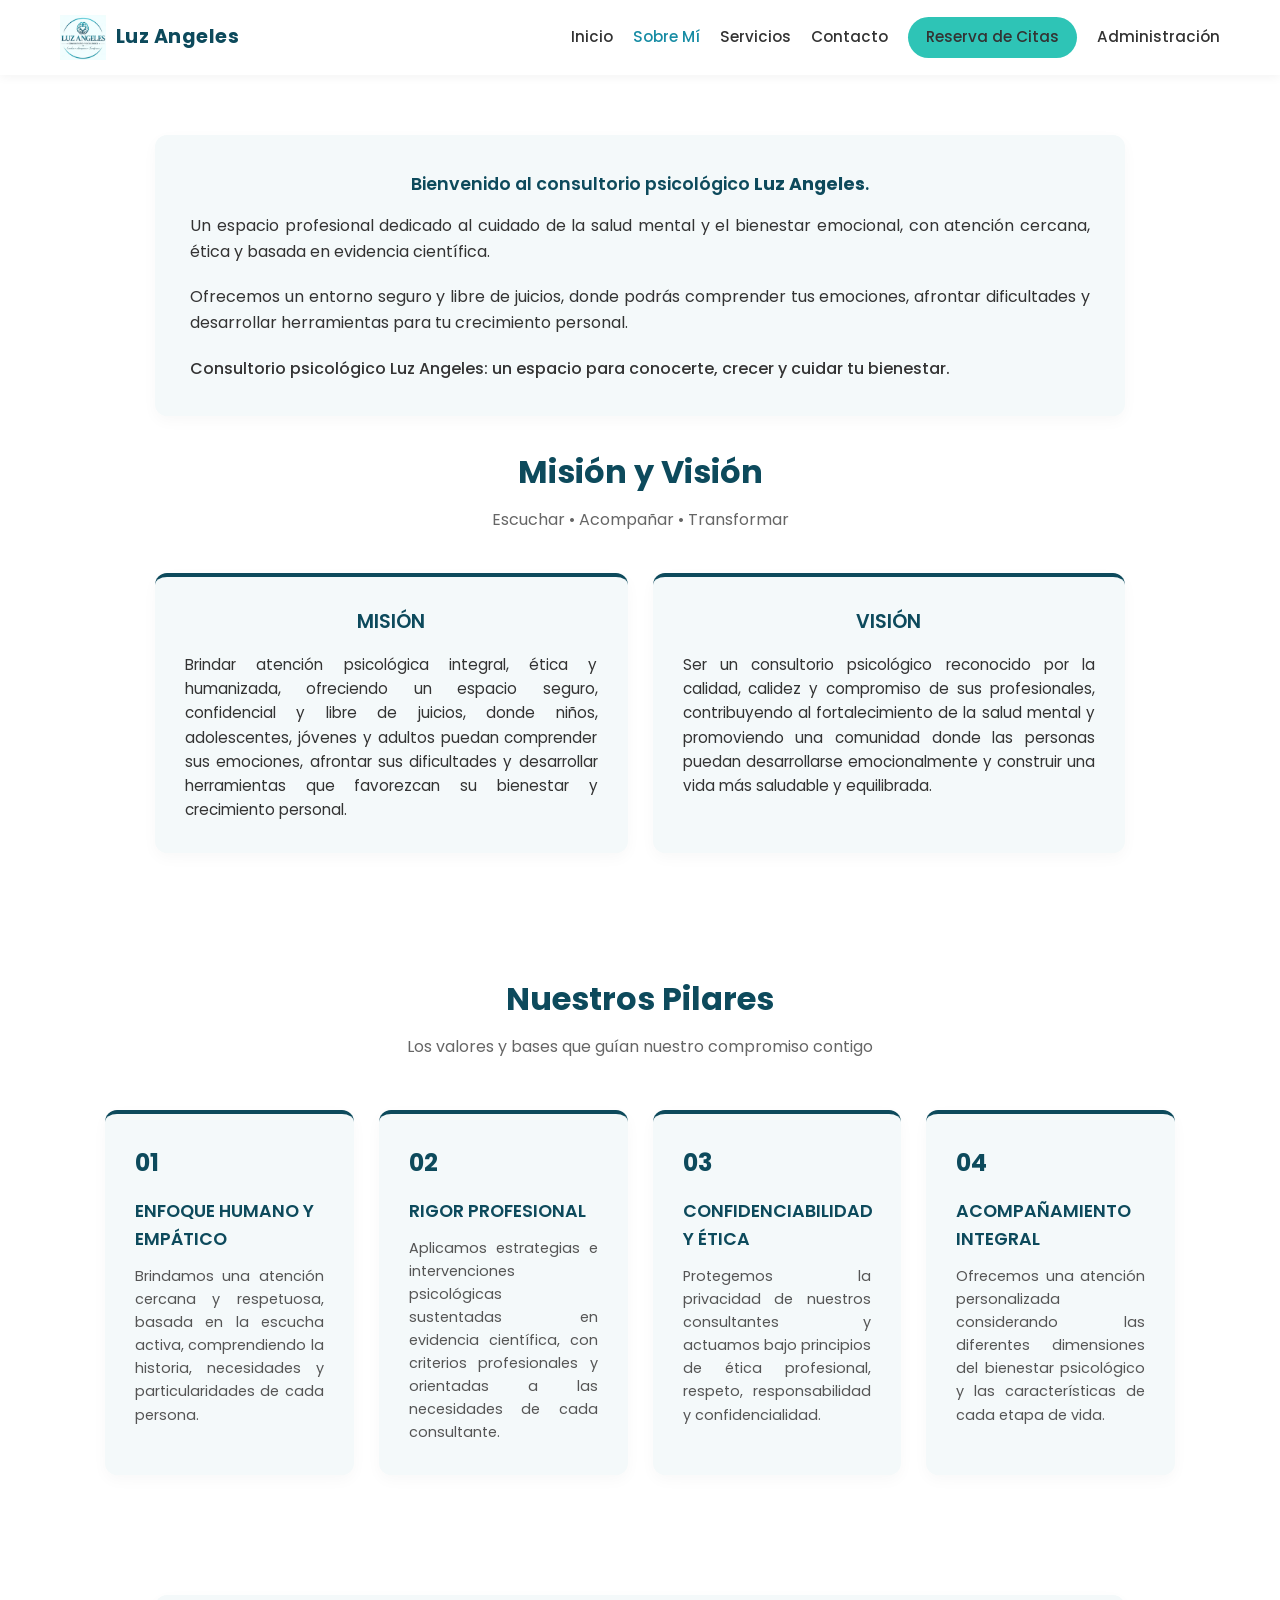
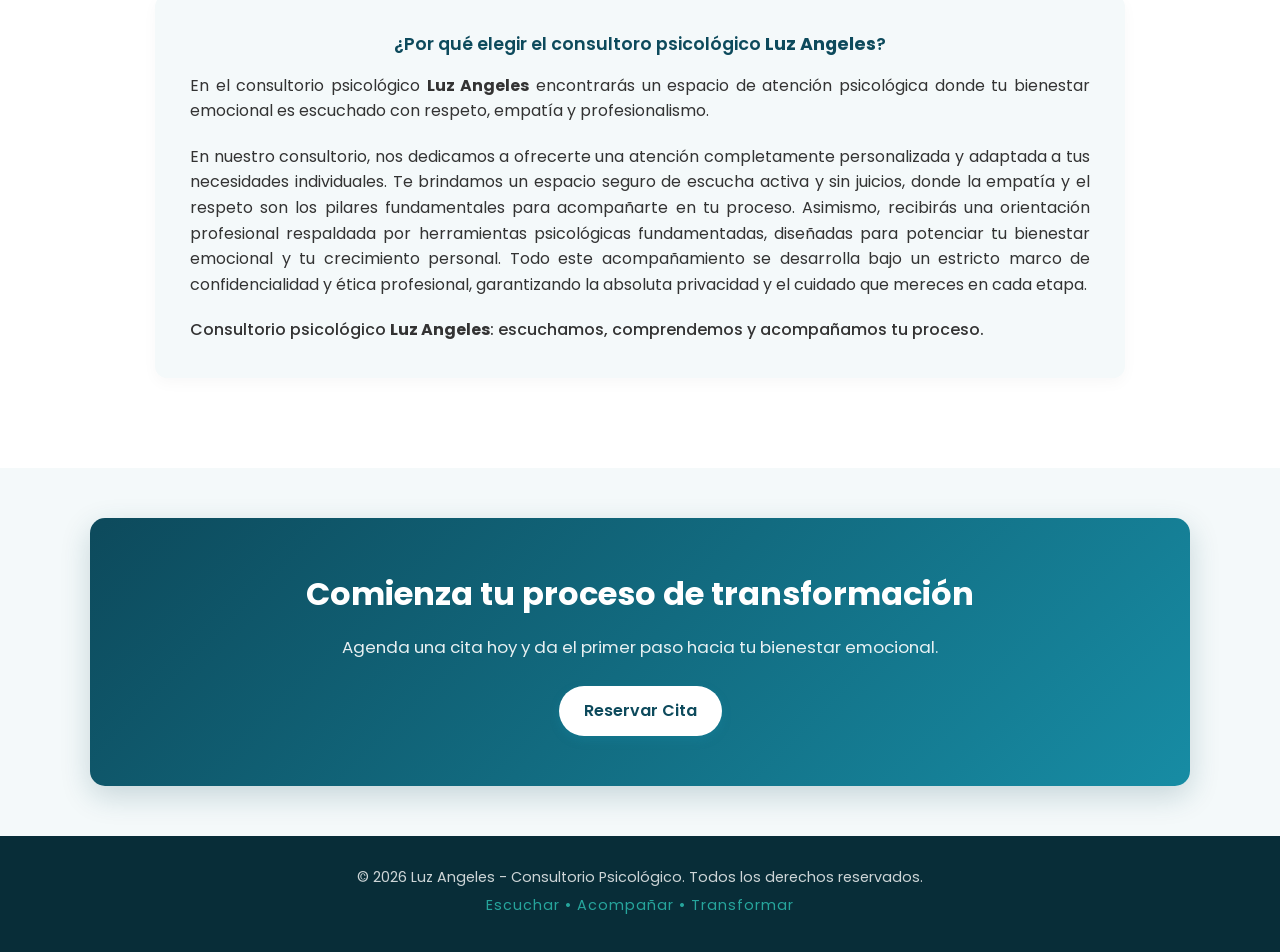
<file: sobre-mi.html>
<!DOCTYPE html>
<html lang="es">
<head>
    <meta charset="UTF-8">
    <meta name="viewport" content="width=device-width, initial-scale=1.0">
    <title>Luz Angeles | Consultorio Psicológico</title>
    <!-- Enlaces directos a los archivos CSS en la raíz -->
    <link rel="stylesheet" href="estilos.css">
    <link rel="stylesheet" href="reserva.css">
    <!-- Fuente de Google Fonts para un diseño moderno -->
    <link href="https://fonts.googleapis.com/css2?family=Poppins:wght@300;400;500;600;700&display=swap" rel="stylesheet">
</head>
<body>

    <!-- BARRA DE NAVEGACIÓN -->
    <header class="header">
        <div class="nav-container">
            <a href="index.html" class="logo-container">
                <img src="perfil.jpg.png" alt="Logo Luz Angeles" class="logo-img">
                <span class="logo-text">Luz Angeles</span>
            </a>
            <nav class="nav-menu" id="navMenu">
                <a href="index.html">Inicio</a>
                <a href="sobre-mi.html" class="active">Sobre Mí</a>
                <a href="servicios.html">Servicios</a>
                <a href="contacto.html">Contacto</a>
                <a href="reservar.html" class="btn-reserva-nav">Reserva de Citas</a>
                <a href="login.html">Administración</a>
            </nav>
            <div class="menu-toggle" id="menuToggle">
                <span></span>
                <span></span>
                <span></span>
            </div>
        </div>
    </header>

    <!-- SECCIÓN SOBRE MÍ, MISIÓN Y VISIÓN -->
<section class="about-preview" style="padding: 60px 20px;">
    <div class="container" style="max-width: 1000px; margin: 0 auto;">
        <!-- CUADRO SUPERIOR: BIENVENIDA -->
        <div style="background-color: var(--light-bg); padding: 35px; border-radius: 12px; box-shadow: 0 5px 15px rgba(0,0,0,0.03); margin-bottom: 30px;">
            <p style="margin-bottom: 15px; font-size: 1.1rem; font-weight: 600; color: var(--primary-color);">Bienvenido al consultorio psicológico <strong>Luz Angeles</strong>.</p>
            <p style="margin-bottom: 20px; text-align: justify;">Un espacio profesional dedicado al cuidado de la salud mental y el bienestar emocional, con atención cercana, ética y basada en evidencia científica.</p>
            <p style="margin-bottom: 20px; text-align: justify;">Ofrecemos un entorno seguro y libre de juicios, donde podrás comprender tus emociones, afrontar dificultades y desarrollar herramientas para tu crecimiento personal.</p>
            <p style="text-align: justify; font-weight: 500;">Consultorio psicológico Luz Angeles: un espacio para conocerte, crecer y cuidar tu bienestar.</p>
        </div>

        <h2 style="text-align: center;">Misión y Visión</h2>
        <p class="subtitle" style="text-align: center; margin-bottom: 40px;">Escuchar • Acompañar • Transformar</p>

        <!-- CONTENEDOR INFERIOR: MISIÓN Y VISIÓN LADO A LADO -->
        <div style="display: grid; grid-template-columns: repeat(auto-fit, minmax(300px, 1fr)); gap: 25px;">
            
            <!-- CAJA DE MISIÓN -->
            <div style="background-color: var(--light-bg); padding: 30px; border-radius: 12px; box-shadow: 0 5px 15px rgba(0,0,0,0.03); border-top: 4px solid var(--primary-color);">
                <h3 style="color: var(--primary-color); font-size: 1.2rem; margin-bottom: 15px; font-weight: 600;">MISIÓN</h3>
                <p style="text-align: justify; font-size: 0.95rem; line-height: 1.6;">Brindar atención psicológica integral, ética y humanizada, ofreciendo un espacio seguro, confidencial y libre de juicios, donde niños, adolescentes, jóvenes y adultos puedan comprender sus emociones, afrontar sus dificultades y desarrollar herramientas que favorezcan su bienestar y crecimiento personal.</p>
            </div>

            <!-- CAJA DE VISIÓN -->
            <div style="background-color: var(--light-bg); padding: 30px; border-radius: 12px; box-shadow: 0 5px 15px rgba(0,0,0,0.03); border-top: 4px solid var(--primary-color);">
                <h3 style="color: var(--primary-color); font-size: 1.2rem; margin-bottom: 15px; font-weight: 600;">VISIÓN</h3>
                <p style="text-align: justify; font-size: 0.95rem; line-height: 1.6;">Ser un consultorio psicológico reconocido por la calidad, calidez y compromiso de sus profesionales, contribuyendo al fortalecimiento de la salud mental y promoviendo una comunidad donde las personas puedan desarrollarse emocionalmente y construir una vida más saludable y equilibrada.</p>
            </div>

        </div>
    </div>
</section>

<!-- SECCIÓN NUESTROS PILARES -->
<section style="padding: 60px 20px; background-color: var(--white);">
    <div class="container" style="max-width: 1100px; margin: 0 auto;">
        
        <div style="text-align: center; margin-bottom: 40px;">
            <h2 style="color: var(--primary-color); font-size: 2rem; margin-bottom: 10px;">Nuestros Pilares</h2>
            <p class="subtitle">Los valores y bases que guían nuestro compromiso contigo</p>
        </div>

        <!-- CUADRÍCULA DE 4 PILARES -->
        <div style="display: grid; grid-template-columns: repeat(auto-fit, minmax(240px, 1fr)); gap: 25px;">
            
            <!-- Pilar 1 -->
            <div style="background-color: var(--light-bg); padding: 30px; border-radius: 12px; box-shadow: 0 5px 15px rgba(0,0,0,0.03); border-top: 4px solid var(--primary-color);">
                <div style="font-size: 1.5rem; color: var(--primary-color); margin-bottom: 15px; font-weight: 700;">01</div>
                <h3 style="color: var(--primary-color); font-size: 1.1rem; margin-bottom: 12px; font-weight: 600;">ENFOQUE HUMANO Y EMPÁTICO</h3>
                <p style="text-align: justify; font-size: 0.9rem; line-height: 1.6; color: #555;">Brindamos una atención cercana y respetuosa, basada en la escucha activa, comprendiendo la historia, necesidades y particularidades de cada persona.</p>
            </div>

            <!-- Pilar 2 -->
            <div style="background-color: var(--light-bg); padding: 30px; border-radius: 12px; box-shadow: 0 5px 15px rgba(0,0,0,0.03); border-top: 4px solid var(--primary-color);">
                <div style="font-size: 1.5rem; color: var(--primary-color); margin-bottom: 15px; font-weight: 700;">02</div>
                <h3 style="color: var(--primary-color); font-size: 1.1rem; margin-bottom: 12px; font-weight: 600;">RIGOR PROFESIONAL</h3>
                <p style="text-align: justify; font-size: 0.9rem; line-height: 1.6; color: #555;">Aplicamos estrategias e intervenciones psicológicas sustentadas en evidencia científica, con criterios profesionales y orientadas a las necesidades de cada consultante.</p>
            </div>

            <!-- Pilar 3 -->
            <div style="background-color: var(--light-bg); padding: 30px; border-radius: 12px; box-shadow: 0 5px 15px rgba(0,0,0,0.03); border-top: 4px solid var(--primary-color);">
                <div style="font-size: 1.5rem; color: var(--primary-color); margin-bottom: 15px; font-weight: 700;">03</div>
                <h3 style="color: var(--primary-color); font-size: 1.1rem; margin-bottom: 12px; font-weight: 600;">CONFIDENCIABILIDAD Y ÉTICA</h3>
                <p style="text-align: justify; font-size: 0.9rem; line-height: 1.6; color: #555;">Protegemos la privacidad de nuestros consultantes y actuamos bajo principios de ética profesional, respeto, responsabilidad y confidencialidad.</p>
            </div>

            <!-- Pilar 4 -->
            <div style="background-color: var(--light-bg); padding: 30px; border-radius: 12px; box-shadow: 0 5px 15px rgba(0,0,0,0.03); border-top: 4px solid var(--primary-color);">
                <div style="font-size: 1.5rem; color: var(--primary-color); margin-bottom: 15px; font-weight: 700;">04</div>
                <h3 style="color: var(--primary-color); font-size: 1.1rem; margin-bottom: 12px; font-weight: 600;">ACOMPAÑAMIENTO INTEGRAL</h3>
                <p style="text-align: justify; font-size: 0.9rem; line-height: 1.6; color: #555;">Ofrecemos una atención personalizada considerando las diferentes dimensiones del bienestar psicológico y las características de cada etapa de vida.</p>
            </div>

        </div>
    </div>
</section>
<!--¿Por qué elegir el consultoro psicológico Luz Angeles?-->
<section class="about-preview" style="padding: 60px 20px;">
    <div class="container" style="max-width: 1000px; margin: 0 auto;">
        <div style="background-color: var(--light-bg); padding: 35px; border-radius: 12px; box-shadow: 0 5px 15px rgba(0,0,0,0.03); margin-bottom: 30px;">
            <p style="margin-bottom: 15px; font-size: 1.1rem; font-weight: 600; color: var(--primary-color);">¿Por qué elegir el consultoro psicológico <strong>Luz Angeles</strong>?</p>
            <p style="margin-bottom: 20px; text-align: justify;">En el consultorio psicológico <strong>Luz Angeles</strong> encontrarás un espacio de atención psicológica donde tu bienestar emocional es escuchado con respeto, empatía y profesionalismo.  </p>
            <p style="margin-bottom: 20px; text-align: justify;">En nuestro consultorio, nos dedicamos a ofrecerte una atención completamente personalizada y adaptada a tus necesidades individuales. Te brindamos un espacio seguro de escucha activa y sin juicios, donde la empatía y el respeto son los pilares fundamentales para acompañarte en tu proceso. Asimismo, recibirás una orientación profesional respaldada por herramientas psicológicas fundamentadas, diseñadas para potenciar tu bienestar emocional y tu crecimiento personal. Todo este acompañamiento se desarrolla bajo un estricto marco de confidencialidad y ética profesional, garantizando la absoluta privacidad y el cuidado que mereces en cada etapa.</p>
            <p style="text-align: justify; font-weight: 500;">Consultorio psicológico <strong>Luz Angeles</strong>: escuchamos, comprendemos y acompañamos tu proceso.</p>
        </div>
</div>
</section>

    <!-- LLAMADA A LA ACCIÓN -->
    <section class="cta-section">
        <div class="container cta-box">
            <h2>Comienza tu proceso de transformación</h2>
            <p>Agenda una cita hoy y da el primer paso hacia tu bienestar emocional.</p>
            <a href="reservar.html" class="btn-primary">Reservar Cita</a>
        </div>
    </section>

    <!-- PIE DE PÁGINA -->
    <footer class="footer">
        <div class="container footer-content">
            <p>&copy; 2026 Luz Angeles - Consultorio Psicológico. Todos los derechos reservados.</p>
            <p class="footer-slogan">Escuchar • Acompañar • Transformar</p>
        </div>
    </footer>

    <script src="main.js"></script>
</body>
</html>
</file>
<file: estilos.css>
/* ==========================================
   VARIABLES Y CONFIGURACIÓN GENERAL
========================================== */
:root {
    --primary-color: #0d4a5c;      /* Azul oscuro principal (del texto del logo) */
    --secondary-color: #178ca4;    /* Turquesa medio */
    --accent-color: #2ec4b6;       /* Turquesa brillante / acento */
    --light-bg: #f4f9fa;           /* Fondo muy suave y limpio */
    --text-color: #333333;         /* Texto general oscuro */
    --white: #ffffff;
    --transition: all 0.3s ease;
}

* {
    margin: 0;
    padding: 0;
    box-sizing: border-box;
}

body {
    font-family: 'Poppins', sans-serif;
    color: var(--text-color);
    background-color: var(--white);
    line-height: 1.6;
}

.container {
    width: 90%;
    max-width: 1100px;
    margin: 0 auto;
    padding: 0 15px;
}

/* ==========================================
   BOTONES
========================================== */
.btn-primary, .btn-secondary, .btn-reserva-nav {
    display: inline-block;
    padding: 12px 25px;
    border-radius: 30px;
    font-weight: 600;
    text-decoration: none;
    transition: var(--transition);
    cursor: pointer;
    text-align: center;
}

.btn-primary {
    background-color: var(--secondary-color);
    color: var(--white);
    box-shadow: 0 4px 10px rgba(23, 140, 164, 0.3);
}

.btn-primary:hover {
    background-color: var(--primary-color);
    transform: translateY(-2px);
}

.btn-secondary {
    background-color: transparent;
    color: var(--primary-color);
    border: 2px solid var(--primary-color);
}

.btn-secondary:hover {
    background-color: var(--primary-color);
    color: var(--white);
}

/* ==========================================
   NAVEGACIÓN (HEADER)
========================================== */
.header {
    background-color: var(--white);
    box-shadow: 0 2px 10px rgba(0,0,0,0.05);
    position: sticky;
    top: 0;
    z-index: 1000;
}

.nav-container {
    display: flex;
    justify-content: space-between;
    align-items: center;
    max-width: 1200px;
    margin: 0 auto;
    padding: 15px 20px;
}

.logo-container {
    display: flex;
    align-items: center;
    text-decoration: none;
}

.logo-img {
    height: 45px;
    width: auto;
    margin-right: 10px;
}

.logo-text {
    font-size: 1.2rem;
    font-weight: 700;
    color: var(--primary-color);
    letter-spacing: 0.5px;
}

.nav-menu {
    display: flex;
    align-items: center;
    gap: 20px;
}

.nav-menu a {
    text-decoration: none;
    color: var(--text-color);
    font-weight: 500;
    font-size: 0.95rem;
    transition: var(--transition);
}

.nav-menu a:hover, .nav-menu a.active {
    color: var(--secondary-color);
}

.btn-reserva-nav {
    background-color: var(--accent-color);
    color: var(--white);
    padding: 8px 18px;
    font-size: 0.9rem;
}

.btn-reserva-nav:hover {
    background-color: var(--secondary-color);
    color: var(--white);
}

.menu-toggle {
    display: none;
    flex-direction: column;
    cursor: pointer;
    gap: 5px;
}

.menu-toggle span {
    width: 25px;
    height: 3px;
    background-color: var(--primary-color);
    border-radius: 3px;
    transition: var(--transition);
}

/* ==========================================
   SECCIÓN HERO (PRINCIPAL)
========================================== */
.hero {
    background: linear-gradient(135deg, rgba(13, 74, 92, 0.05) 0%, rgba(38, 196, 182, 0.1) 100%), var(--light-bg);
    padding: 80px 20px;
    text-align: center;
}

.hero-content {
    max-width: 800px;
    margin: 0 auto;
}

.hero h1 {
    font-size: 2.5rem;
    color: var(--primary-color);
    margin-bottom: 15px;
    font-weight: 700;
}

.slogan {
    font-size: 1.2rem;
    color: var(--secondary-color);
    font-weight: 600;
    margin-bottom: 20px;
    letter-spacing: 1px;
}

.hero-description {
    font-size: 1.05rem;
    color: #555;
    margin-bottom: 30px;
}

.hero-buttons {
    display: flex;
    justify-content: center;
    gap: 15px;
    flex-wrap: wrap;
}

/* ==========================================
   SECCIÓN DE PRESENTACIÓN / TARJETAS
========================================== */
.about-preview {
    padding: 70px 20px;
    background-color: var(--white);
    text-align: center;
}

.about-preview h2 {
    font-size: 2rem;
    color: var(--primary-color);
    margin-bottom: 10px;
}

.subtitle {
    color: #666;
    margin-bottom: 50px;
    font-size: 1rem;
}

.cards-grid {
    display: grid;
    grid-template-columns: repeat(auto-fit, minmax(300px, 1fr));
    gap: 30px;
    max-width: 1100px;
    margin: 0 auto;
}

.card {
    background-color: var(--light-bg);
    padding: 30px;
    border-radius: 12px;
    box-shadow: 0 5px 15px rgba(0,0,0,0.03);
    transition: var(--transition);
    border-top: 4px solid var(--secondary-color);
    text-align: left;
}

.card:hover {
    transform: translateY(-5px);
    box-shadow: 0 8px 25px rgba(0,0,0,0.08);
}

.card h3 {
    color: var(--primary-color);
    font-size: 1.25rem;
    margin-bottom: 15px;
}

.card p {
    color: #555;
    font-size: 0.95rem;
}

/* ==========================================
   SECCIÓN CTA (LLAMADA A LA ACCIÓN)
========================================== */
.cta-section {
    padding: 50px 20px;
    background-color: var(--light-bg);
    text-align: center;
}

.cta-box {
    background: linear-gradient(135deg, var(--primary-color), var(--secondary-color));
    color: var(--white);
    padding: 50px 30px;
    border-radius: 15px;
    box-shadow: 0 10px 30px rgba(13, 74, 92, 0.2);
}

.cta-box h2 {
    font-size: 2rem;
    margin-bottom: 15px;
}

.cta-box p {
    margin-bottom: 25px;
    font-size: 1.05rem;
    opacity: 0.9;
}

.cta-box .btn-primary {
    background-color: var(--white);
    color: var(--primary-color);
}

.cta-box .btn-primary:hover {
    background-color: var(--light-bg);
    color: var(--secondary-color);
}

/* ==========================================
   PIE DE PÁGINA (FOOTER)
========================================== */
.footer {
    background-color: #082d38;
    color: var(--white);
    text-align: center;
    padding: 30px 20px;
}

.footer-content p {
    font-size: 0.9rem;
    opacity: 0.8;
    margin-bottom: 5px;
}

.footer-slogan {
    font-size: 0.85rem;
    color: var(--accent-color);
    letter-spacing: 1px;
}

/* ==========================================
   DISEÑO RESPONSIVE (MÓVILES)
========================================== */
@media (max-width: 768px) {
    .nav-menu {
        display: none;
        flex-direction: column;
        position: absolute;
        top: 100%;
        left: 0;
        width: 100%;
        background-color: var(--white);
        padding: 20px;
        box-shadow: 0 5px 10px rgba(0,0,0,0.1);
        text-align: center;
    }

    .nav-menu.active {
        display: flex;
    }

    .menu-toggle {
        display: flex;
    }

    .hero h1 {
        font-size: 2rem;
    }

    .cta-box h2 {
        font-size: 1.6rem;
    }
}
</file>
<file: reserva.css>
/* ==========================================
   ESTILOS PARA LA PÁGINA DE RESERVAS
========================================== */

.reserva-section {
    padding: 50px 20px;
    background-color: var(--light-bg);
    min-height: 80vh;
}

.reserva-header {
    text-align: center;
    max-width: 700px;
    margin: 0 auto 40px auto;
}

.reserva-header h1 {
    color: var(--primary-color);
    font-size: 2.2rem;
    margin-bottom: 10px;
}

.reserva-header p {
    color: #555;
    font-size: 1rem;
}

.reserva-wrapper {
    max-width: 800px;
    margin: 0 auto;
    background-color: var(--white);
    padding: 40px;
    border-radius: 15px;
    box-shadow: 0 10px 30px rgba(0, 0, 0, 0.05);
    border-top: 5px solid var(--secondary-color);
}

.form-group {
    margin-bottom: 25px;
}

.form-group label {
    display: block;
    font-weight: 600;
    color: var(--primary-color);
    margin-bottom: 10px;
    font-size: 0.95rem;
}

/* Grilla para tipos de terapia */
.tipo-terapia-grid {
    display: grid;
    grid-template-columns: repeat(auto-fit, minmax(200px, 1fr));
    gap: 15px;
}

.radio-card {
    display: flex;
    align-items: center;
    gap: 10px;
    padding: 12px 15px;
    background-color: var(--light-bg);
    border: 2px solid transparent;
    border-radius: 8px;
    cursor: pointer;
    transition: var(--transition);
    font-weight: 500;
    font-size: 0.9rem;
    color: var(--text-color);
}

.radio-card:hover {
    border-color: var(--secondary-color);
}

.radio-card input[type="radio"] {
    accent-color: var(--secondary-color);
}

/* Grillas de campos de entrada */
.form-grid-2 {
    display: grid;
    grid-template-columns: 1fr 1fr;
    gap: 20px;
}

.form-grid-3 {
    display: grid;
    grid-template-columns: 1fr;
    gap: 15px;
}

/* ==========================================
   ESTILO MODERNO PARA CAMPOS DE FORMULARIO
========================================== */
.form-control {
    width: 100% !important;
    padding: 14px 18px !important;
    border: 2px solid #cbd5e1 !important;      /* Borde gris claro más visible y elegante */
    border-radius: 12px !important;           /* Esquinas más redondeadas */
    font-family: 'Poppins', sans-serif !important;
    font-size: 0.95rem !important;
    color: var(--text-color) !important;
    background-color: #f8fafc !important;      /* Fondo suave tipo tarjeta moderna */
    transition: all 0.3s ease !important;
}

.form-control:focus {
    outline: none !important;
    border-color: var(--secondary-color) !important;
    background-color: #ffffff !important;      /* Se vuelve blanco puro al escribir */
    box-shadow: 0 0 0 4px rgba(23, 140, 164, 0.15) !important; /* Brillo turquesa */
}

.form-control::placeholder {
    color: #94a3b8 !important;                 /* Texto de guía más claro */
    opacity: 1 !important;
}

.btn-block {
    width: 100%;
    padding: 14px;
    font-size: 1rem;
    border: none;
    margin-top: 10px;
}

/* Responsive para celulares */
@media (max-width: 768px) {
    .form-grid-2 {
        grid-template-columns: 1fr;
    }
    
    .reserva-wrapper {
        padding: 20px;
    }
}
</file>
